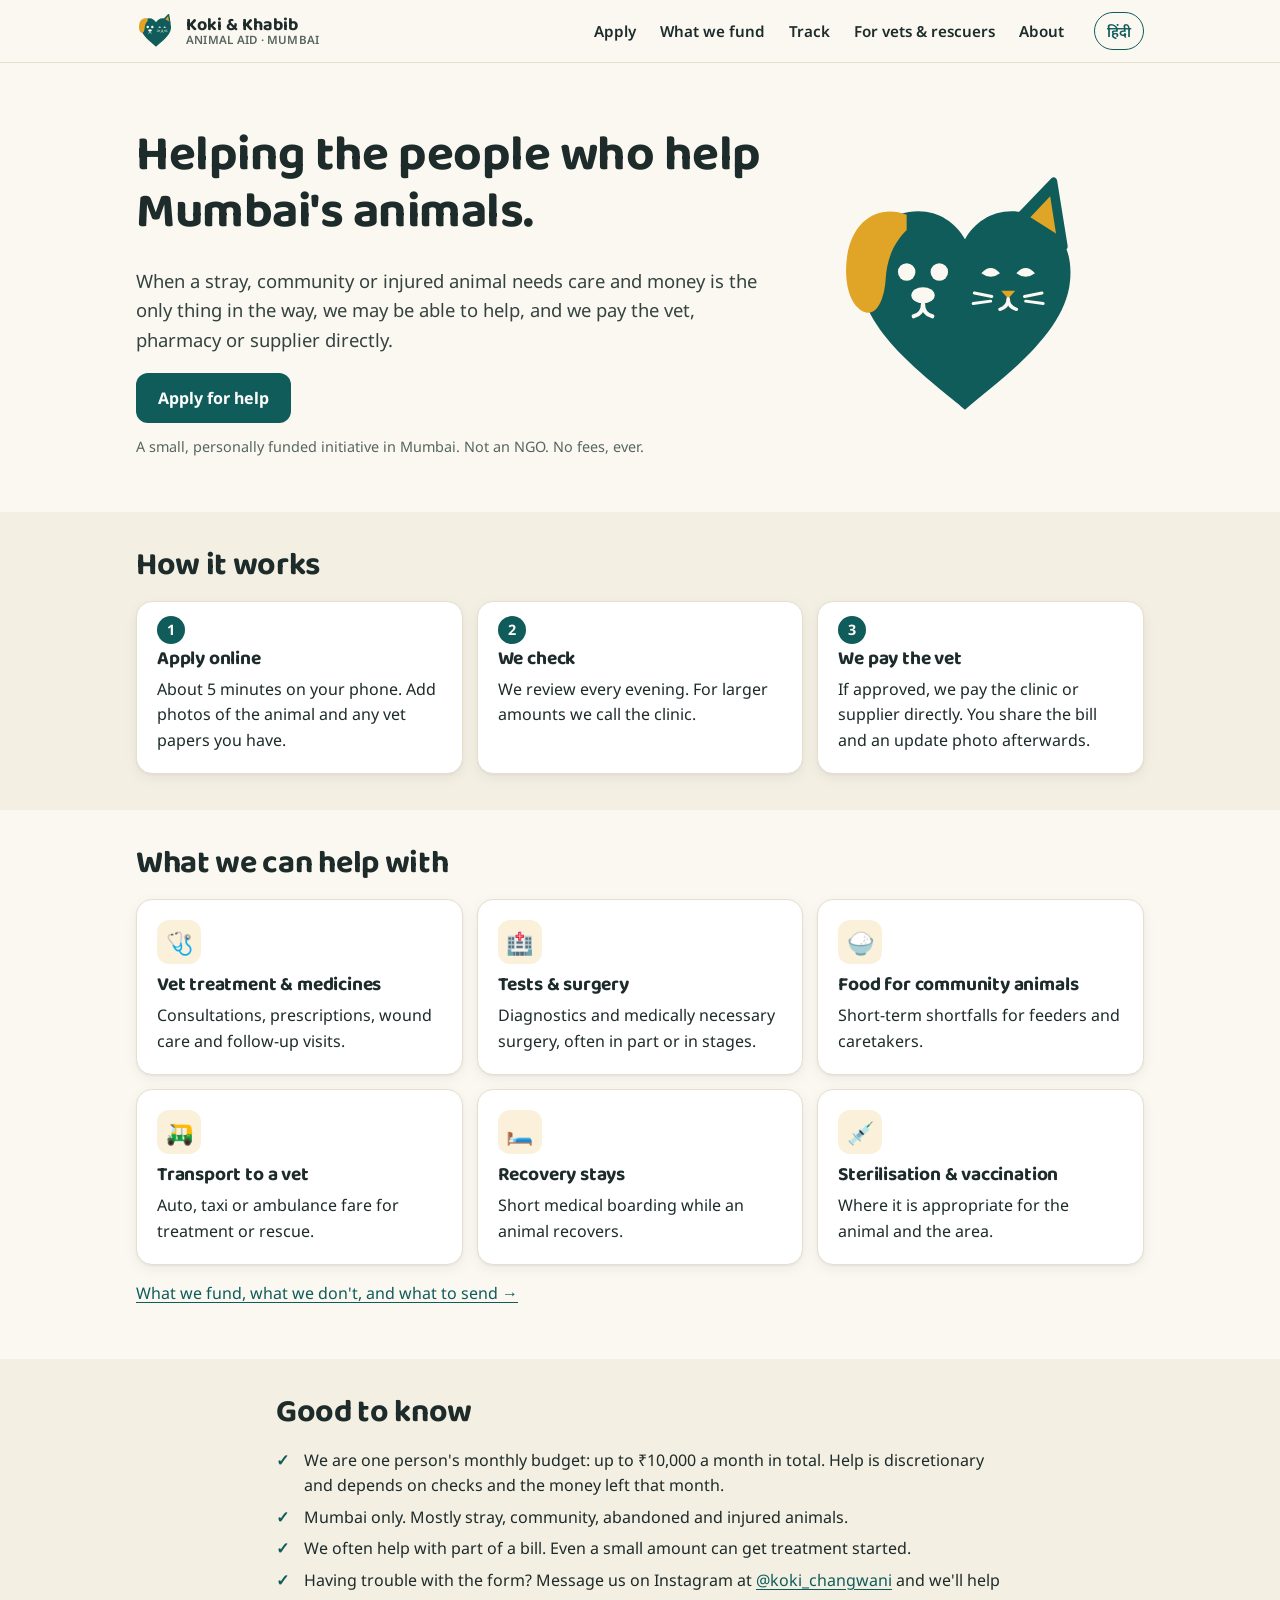
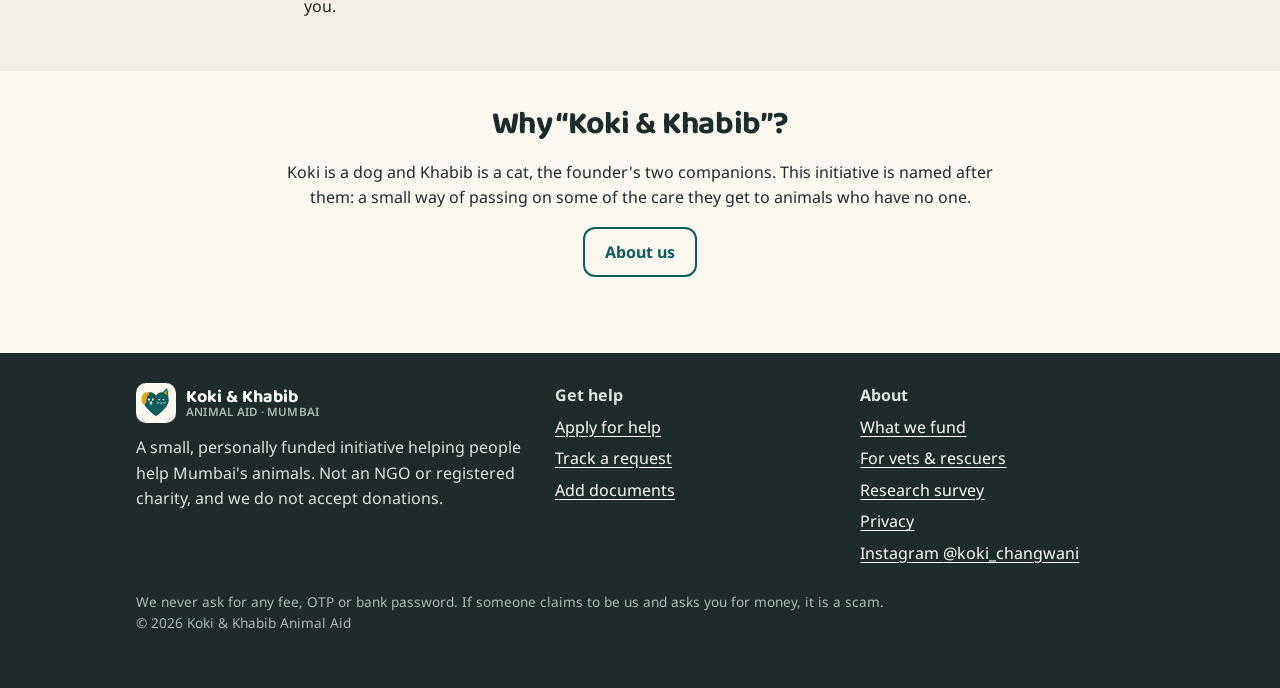
<file: index.html>
<!doctype html>
<html lang="en">
<head>
<meta charset="utf-8">
<meta name="viewport" content="width=device-width, initial-scale=1">
<title>Koki &amp; Khabib Animal Aid: help for the people who help Mumbai's animals</title>
<meta name="description" content="A small, personally funded initiative that helps people in Mumbai pay for care for stray, community and injured animals. We pay the vet or supplier directly.">
<meta name="theme-color" content="#0F5C5A">
<link rel="canonical" href="https://kokiandkhabib.github.io/">
<link rel="icon" href="assets/img/logo-mark.svg" type="image/svg+xml">
<link rel="icon" href="assets/img/favicon-64.png" type="image/png" sizes="64x64">
<link rel="apple-touch-icon" href="assets/img/apple-touch-icon.png">
<meta property="og:type" content="website">
<meta property="og:title" content="Koki &amp; Khabib Animal Aid">
<meta property="og:description" content="A small, personally funded initiative that helps people in Mumbai pay for care for stray, community and injured animals. We pay the vet or supplier directly.">
<meta property="og:image" content="https://kokiandkhabib.github.io/assets/img/og-image.png">
<meta property="og:url" content="https://kokiandkhabib.github.io/">
<meta name="twitter:card" content="summary_large_image">
<link rel="preconnect" href="https://fonts.googleapis.com">
<link rel="preconnect" href="https://fonts.gstatic.com" crossorigin>
<link rel="stylesheet" href="https://fonts.googleapis.com/css2?family=Baloo+2:wght@600;700&family=Noto+Sans:wght@400;600;700&family=Noto+Sans+Devanagari:wght@400;600;700&display=swap">
<link rel="stylesheet" href="assets/css/site.css?v=1.0.0">
<script>try{var l=new URLSearchParams(location.search).get('lang')||localStorage.getItem('kk_lang');if(l==='hi')document.documentElement.lang='hi'}catch(e){}</script>
</head>
<body>
<a class="skip" href="#main"><span data-l="en">Skip to content</span><span data-l="hi">सामग्री पर जाएँ</span></a>
<header class="site-head">
  <div class="wrap">
    <a class="logo" href="index.html"><img src="assets/img/logo-mark.svg" alt="" width="40" height="40"><span>Koki &amp; Khabib<small>ANIMAL AID · MUMBAI</small></span></a>
    <nav class="nav" aria-label="Main"><a href="apply.html"><span data-l="en">Apply</span><span data-l="hi">आवेदन</span></a><a href="eligibility.html"><span data-l="en">What we fund</span><span data-l="hi">हम क्या देते हैं</span></a><a href="track.html"><span data-l="en">Track</span><span data-l="hi">स्थिति</span></a><a href="partners.html"><span data-l="en">For vets &amp; rescuers</span><span data-l="hi">डॉक्टर और रेस्क्यूअर</span></a><a href="about.html"><span data-l="en">About</span><span data-l="hi">हमारे बारे में</span></a></nav>
    <div class="head-actions">
      <button class="lang-btn" type="button" data-lang-btn>हिंदी</button>
      <button class="menu-btn" type="button" aria-expanded="false" aria-controls="mnav" aria-label="Menu"><span></span><span></span><span></span></button>
    </div>
  </div>
  <nav class="mobile-nav" id="mnav" aria-label="Menu"><a href="index.html"><span data-l="en">Home</span><span data-l="hi">होम</span></a><a href="apply.html"><span data-l="en">Apply</span><span data-l="hi">आवेदन</span></a><a href="eligibility.html"><span data-l="en">What we fund</span><span data-l="hi">हम क्या देते हैं</span></a><a href="track.html"><span data-l="en">Track</span><span data-l="hi">स्थिति</span></a><a href="partners.html"><span data-l="en">For vets &amp; rescuers</span><span data-l="hi">डॉक्टर और रेस्क्यूअर</span></a><a href="about.html"><span data-l="en">About</span><span data-l="hi">हमारे बारे में</span></a><a href="followup.html"><span data-l="en">Add documents</span><span data-l="hi">दस्तावेज़ जोड़ें</span></a><a href="survey.html"><span data-l="en">Research survey</span><span data-l="hi">रिसर्च सर्वे</span></a><a href="privacy.html"><span data-l="en">Privacy</span><span data-l="hi">प्राइवेसी</span></a></nav>
</header>
<main id="main">
<section class="hero">
  <div class="wrap">
    <img class="hero-mark" src="assets/img/logo-mark.svg" alt="Koki the dog and Khabib the cat forming a heart" width="280" height="280">
    <div>
      <div data-status class="status unknown"></div>
      <h1><span data-l="en">Helping the people who help Mumbai's animals.</span><span data-l="hi">मुंबई के जानवरों की मदद करने वालों की मदद।</span></h1>
      <p class="lead"><span data-l="en">When a stray, community or injured animal needs care and money is the only thing in the way, we may be able to help, and we pay the vet, pharmacy or supplier directly.</span><span data-l="hi">जब किसी आवारा, सामुदायिक या घायल जानवर को देखभाल चाहिए और रास्ते में केवल पैसा रुकावट हो, तो हम मदद कर सकते हैं, और भुगतान सीधे डॉक्टर, फ़ार्मेसी या सप्लायर को करते हैं।</span></p>
      <div class="notice hidden" data-notice style="margin-bottom:14px"></div>
      <div class="btn-row">
        <a class="btn btn-primary" href="apply.html"><span data-l="en">Apply for help</span><span data-l="hi">मदद के लिए आवेदन करें</span></a>
      </div>
      <p class="small muted" style="margin-top:12px"><span data-l="en">A small, personally funded initiative in Mumbai. Not an NGO. No fees, ever.</span><span data-l="hi">मुंबई की एक छोटी, निजी रूप से चलने वाली पहल। कोई NGO नहीं। कभी कोई फ़ीस नहीं।</span></p>
    </div>
  </div>
</section>

<section class="section alt">
  <div class="wrap">
    <h2><span data-l="en">How it works</span><span data-l="hi">यह कैसे काम करता है</span></h2>
    <div class="steps">
      <div class="card"><h3><span data-l="en">Apply online</span><span data-l="hi">ऑनलाइन आवेदन करें</span></h3><p><span data-l="en">About 5 minutes on your phone. Add photos of the animal and any vet papers you have.</span><span data-l="hi">फ़ोन पर लगभग 5 मिनट। जानवर की फ़ोटो और डॉक्टर के जो भी काग़ज़ हों, जोड़ें।</span></p></div>
      <div class="card"><h3><span data-l="en">We check</span><span data-l="hi">हम जाँच करते हैं</span></h3><p><span data-l="en">We review every evening. For larger amounts we call the clinic.</span><span data-l="hi">हम हर शाम समीक्षा करते हैं। बड़ी राशि के लिए हम क्लिनिक को फ़ोन करते हैं।</span></p></div>
      <div class="card"><h3><span data-l="en">We pay the vet</span><span data-l="hi">हम डॉक्टर को भुगतान करते हैं</span></h3><p><span data-l="en">If approved, we pay the clinic or supplier directly. You share the bill and an update photo afterwards.</span><span data-l="hi">मंज़ूरी मिलने पर हम सीधे क्लिनिक या सप्लायर को भुगतान करते हैं। बाद में आप बिल और अपडेट फ़ोटो भेजते हैं।</span></p></div>
    </div>
  </div>
</section>

<section class="section">
  <div class="wrap">
    <h2><span data-l="en">What we can help with</span><span data-l="hi">हम किसमें मदद कर सकते हैं</span></h2>
    <div class="cards three">
      <div class="card"><div class="icon" aria-hidden="true">🩺</div><h3><span data-l="en">Vet treatment &amp; medicines</span><span data-l="hi">इलाज और दवाइयाँ</span></h3><p><span data-l="en">Consultations, prescriptions, wound care and follow-up visits.</span><span data-l="hi">डॉक्टर की फ़ीस, दवाइयाँ, घाव की देखभाल और आगे की जाँच।</span></p></div>
      <div class="card"><div class="icon" aria-hidden="true">🏥</div><h3><span data-l="en">Tests &amp; surgery</span><span data-l="hi">जाँच और ऑपरेशन</span></h3><p><span data-l="en">Diagnostics and medically necessary surgery, often in part or in stages.</span><span data-l="hi">जाँच और इलाज के लिए ज़रूरी ऑपरेशन, अक्सर आंशिक रूप से या किस्तों में।</span></p></div>
      <div class="card"><div class="icon" aria-hidden="true">🍚</div><h3><span data-l="en">Food for community animals</span><span data-l="hi">सामुदायिक जानवरों के लिए खाना</span></h3><p><span data-l="en">Short-term shortfalls for feeders and caretakers.</span><span data-l="hi">फ़ीडर और देखभाल करने वालों की कुछ समय की कमी।</span></p></div>
      <div class="card"><div class="icon" aria-hidden="true">🛺</div><h3><span data-l="en">Transport to a vet</span><span data-l="hi">डॉक्टर तक ले जाना</span></h3><p><span data-l="en">Auto, taxi or ambulance fare for treatment or rescue.</span><span data-l="hi">इलाज या रेस्क्यू के लिए ऑटो, टैक्सी या एम्बुलेंस का किराया।</span></p></div>
      <div class="card"><div class="icon" aria-hidden="true">🛏️</div><h3><span data-l="en">Recovery stays</span><span data-l="hi">रिकवरी के दौरान रखना</span></h3><p><span data-l="en">Short medical boarding while an animal recovers.</span><span data-l="hi">जानवर के ठीक होने तक कुछ समय के लिए रखने का खर्च।</span></p></div>
      <div class="card"><div class="icon" aria-hidden="true">💉</div><h3><span data-l="en">Sterilisation &amp; vaccination</span><span data-l="hi">नसबंदी और टीकाकरण</span></h3><p><span data-l="en">Where it is appropriate for the animal and the area.</span><span data-l="hi">जहाँ जानवर और इलाके के लिए उचित हो।</span></p></div>
    </div>
    <p style="margin-top:16px"><a href="eligibility.html"><span data-l="en">What we fund, what we don't, and what to send →</span><span data-l="hi">हम क्या देते हैं, क्या नहीं, और क्या भेजना है →</span></a></p>
  </div>
</section>

<section class="section alt">
  <div class="wrap narrow">
    <h2><span data-l="en">Good to know</span><span data-l="hi">ज़रूरी बातें</span></h2>
    <ul class="check-list">
      <li><span data-l="en">We are one person's monthly budget: up to ₹10,000 a month in total. Help is discretionary and depends on checks and the money left that month.</span><span data-l="hi">हम एक व्यक्ति का मासिक बजट हैं: कुल मिलाकर हर महीने ₹10,000 तक। मदद विवेक पर निर्भर है और जाँच व उस महीने बची राशि पर निर्भर करती है।</span></li>
      <li><span data-l="en">Mumbai only. Mostly stray, community, abandoned and injured animals.</span><span data-l="hi">केवल मुंबई। ज़्यादातर आवारा, सामुदायिक, छोड़े गए और घायल जानवर।</span></li>
      <li><span data-l="en">We often help with part of a bill. Even a small amount can get treatment started.</span><span data-l="hi">हम अक्सर बिल के एक हिस्से में मदद करते हैं। थोड़ी-सी राशि से भी इलाज शुरू हो सकता है।</span></li>
      <li><span data-l="en">Having trouble with the form? Message us on Instagram at <a data-ig href="https://instagram.com/koki_changwani" rel="noopener"><span data-ig-text>@koki_changwani</span></a> and we'll help you.</span><span data-l="hi">फ़ॉर्म भरने में दिक़्क़त हो रही है? हमें Instagram पर <a data-ig href="https://instagram.com/koki_changwani" rel="noopener"><span data-ig-text>@koki_changwani</span></a> संदेश भेजें, हम आपकी मदद करेंगे।</span></li>
    </ul>
  </div>
</section>

<section class="section">
  <div class="wrap narrow center">
    <h2><span data-l="en">Why “Koki &amp; Khabib”?</span><span data-l="hi">“Koki &amp; Khabib” क्यों?</span></h2>
    <p><span data-l="en">Koki is a dog and Khabib is a cat, the founder's two companions. This initiative is named after them: a small way of passing on some of the care they get to animals who have no one.</span><span data-l="hi">Koki एक कुत्ता है और Khabib एक बिल्ली, संस्थापक के दो साथी। यह पहल उन्हीं के नाम पर है: उन्हें मिलने वाली देखभाल का थोड़ा-सा हिस्सा उन जानवरों तक पहुँचाने का एक छोटा-सा तरीका, जिनका कोई नहीं है।</span></p>
    <a class="btn btn-ghost" href="about.html"><span data-l="en">About us</span><span data-l="hi">हमारे बारे में</span></a>
  </div>
</section>
</main>
<footer class="site-foot">
  <div class="wrap">
    <div class="cols">
      <div>
        <a class="logo" href="index.html" style="color:#fff"><img src="assets/img/logo-mark.svg" alt="" width="40" height="40" style="background:#fbf8f2;border-radius:10px;padding:3px"><span>Koki &amp; Khabib<small style="color:#a9bbb6">ANIMAL AID · MUMBAI</small></span></a>
        <p style="margin-top:12px"><span data-l="en">A small, personally funded initiative helping people help Mumbai's animals. Not an NGO or registered charity, and we do not accept donations.</span><span data-l="hi">एक छोटी, निजी रूप से चलने वाली पहल जो मुंबई के जानवरों की मदद करने वालों की मदद करती है। यह कोई NGO या पंजीकृत चैरिटी नहीं है, और हम दान स्वीकार नहीं करते।</span></p>
      </div>
      <div><b><span data-l="en">Get help</span><span data-l="hi">मदद पाएँ</span></b><ul>
        <li><a href="apply.html"><span data-l="en">Apply for help</span><span data-l="hi">मदद के लिए आवेदन</span></a></li>
        <li><a href="track.html"><span data-l="en">Track a request</span><span data-l="hi">अनुरोध की स्थिति</span></a></li><li><a href="followup.html"><span data-l="en">Add documents</span><span data-l="hi">दस्तावेज़ जोड़ें</span></a></li></ul></div>
      <div><b><span data-l="en">About</span><span data-l="hi">जानकारी</span></b><ul>
        <li><a href="eligibility.html"><span data-l="en">What we fund</span><span data-l="hi">हम क्या देते हैं</span></a></li><li><a href="partners.html"><span data-l="en">For vets &amp; rescuers</span><span data-l="hi">डॉक्टर और रेस्क्यूअर के लिए</span></a></li>
        <li><a href="survey.html"><span data-l="en">Research survey</span><span data-l="hi">रिसर्च सर्वे</span></a></li><li><a href="privacy.html"><span data-l="en">Privacy</span><span data-l="hi">प्राइवेसी</span></a></li>
        <li><a data-ig href="https://instagram.com/koki_changwani" rel="noopener">Instagram <span data-ig-text>@koki_changwani</span></a></li></ul></div>
    </div>
    <p class="fine"><span data-l="en">We never ask for any fee, OTP or bank password. If someone claims to be us and asks you for money, it is a scam.</span><span data-l="hi">हम कभी कोई फ़ीस, OTP या बैंक पासवर्ड नहीं माँगते। अगर कोई हमारा नाम लेकर पैसे माँगे, तो वह धोखा है।</span><br>© <span data-year>2026</span> Koki &amp; Khabib Animal Aid</p>
  </div>
</footer>
<script src="assets/js/config.js?v=1.0.0"></script>
<script src="assets/js/kk.js?v=1.0.0"></script>

</body>
</html>
</file>
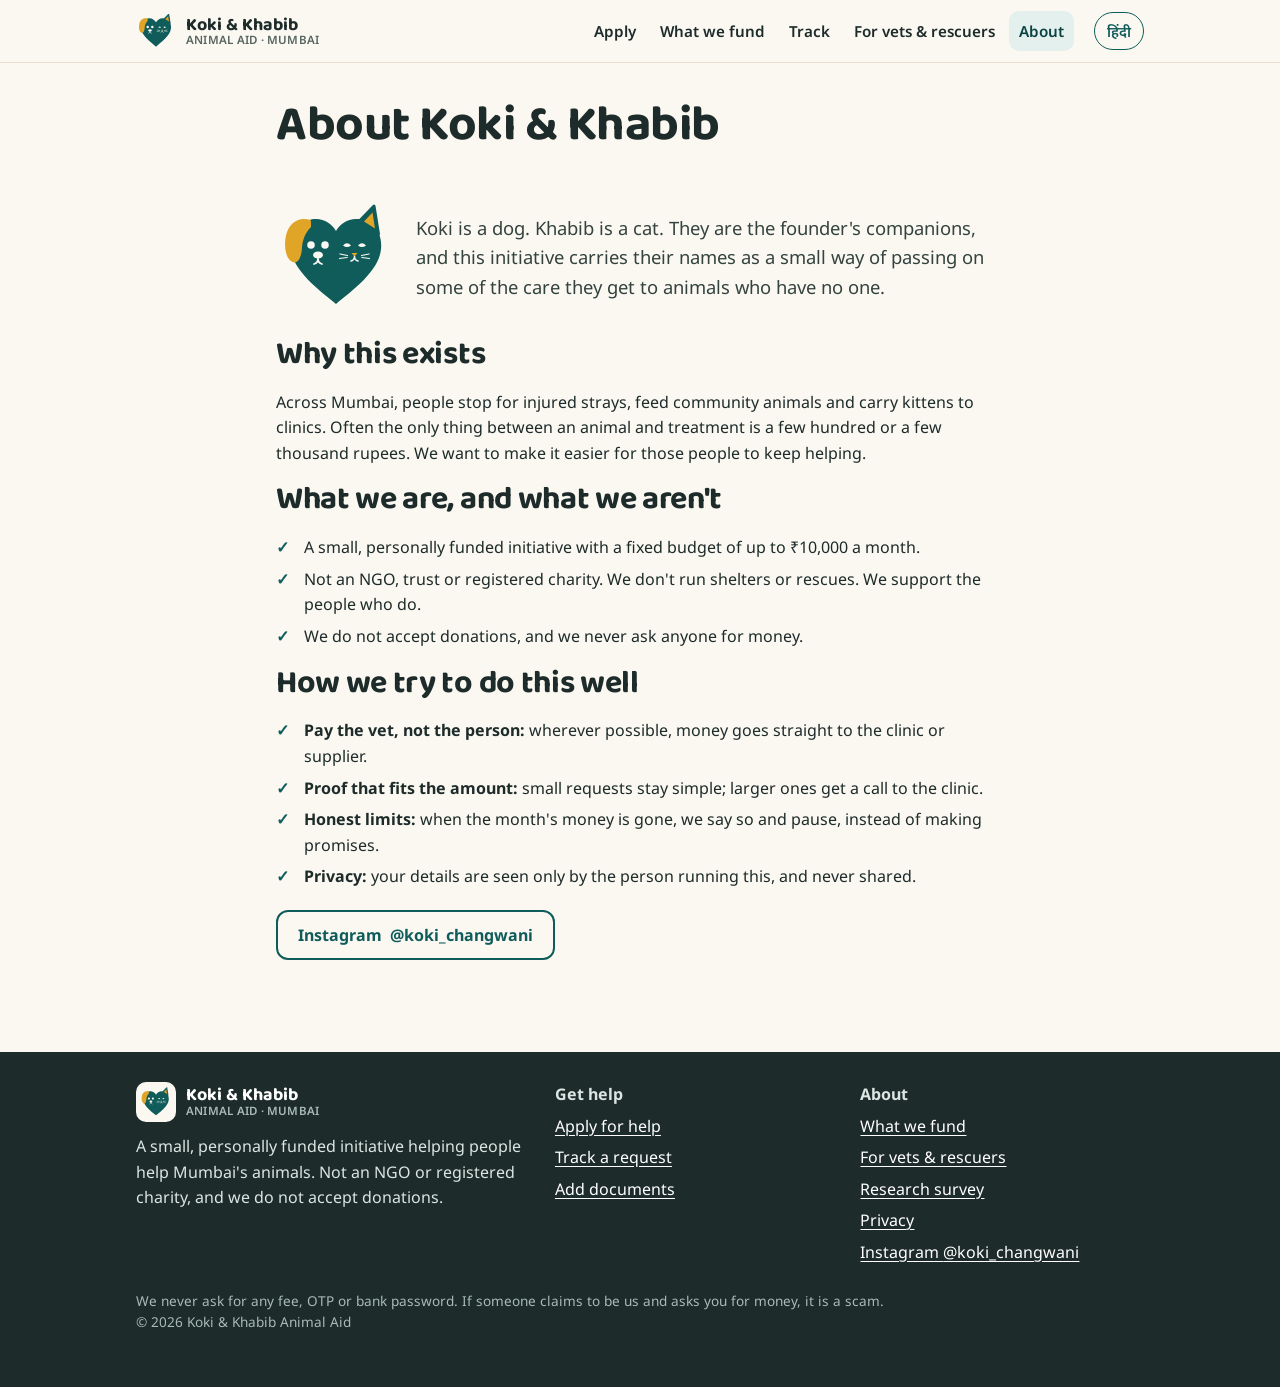
<file: about.html>
<!doctype html>
<html lang="en">
<head>
<meta charset="utf-8">
<meta name="viewport" content="width=device-width, initial-scale=1">
<title>About · Koki &amp; Khabib Animal Aid</title>
<meta name="description" content="Koki &amp; Khabib Animal Aid is a small, personally funded initiative in Mumbai named after a dog and a cat.">
<meta name="theme-color" content="#0F5C5A">
<link rel="canonical" href="https://kokiandkhabib.github.io/about.html">
<link rel="icon" href="assets/img/logo-mark.svg" type="image/svg+xml">
<link rel="icon" href="assets/img/favicon-64.png" type="image/png" sizes="64x64">
<link rel="apple-touch-icon" href="assets/img/apple-touch-icon.png">
<meta property="og:type" content="website">
<meta property="og:title" content="About">
<meta property="og:description" content="Koki &amp; Khabib Animal Aid is a small, personally funded initiative in Mumbai named after a dog and a cat.">
<meta property="og:image" content="https://kokiandkhabib.github.io/assets/img/og-image.png">
<meta property="og:url" content="https://kokiandkhabib.github.io/about.html">
<meta name="twitter:card" content="summary_large_image">
<link rel="preconnect" href="https://fonts.googleapis.com">
<link rel="preconnect" href="https://fonts.gstatic.com" crossorigin>
<link rel="stylesheet" href="https://fonts.googleapis.com/css2?family=Baloo+2:wght@600;700&family=Noto+Sans:wght@400;600;700&family=Noto+Sans+Devanagari:wght@400;600;700&display=swap">
<link rel="stylesheet" href="assets/css/site.css?v=1.0.0">
<script>try{var l=new URLSearchParams(location.search).get('lang')||localStorage.getItem('kk_lang');if(l==='hi')document.documentElement.lang='hi'}catch(e){}</script>
</head>
<body>
<a class="skip" href="#main"><span data-l="en">Skip to content</span><span data-l="hi">सामग्री पर जाएँ</span></a>
<header class="site-head">
  <div class="wrap">
    <a class="logo" href="index.html"><img src="assets/img/logo-mark.svg" alt="" width="40" height="40"><span>Koki &amp; Khabib<small>ANIMAL AID · MUMBAI</small></span></a>
    <nav class="nav" aria-label="Main"><a href="apply.html"><span data-l="en">Apply</span><span data-l="hi">आवेदन</span></a><a href="eligibility.html"><span data-l="en">What we fund</span><span data-l="hi">हम क्या देते हैं</span></a><a href="track.html"><span data-l="en">Track</span><span data-l="hi">स्थिति</span></a><a href="partners.html"><span data-l="en">For vets &amp; rescuers</span><span data-l="hi">डॉक्टर और रेस्क्यूअर</span></a><a href="about.html"><span data-l="en">About</span><span data-l="hi">हमारे बारे में</span></a></nav>
    <div class="head-actions">
      <button class="lang-btn" type="button" data-lang-btn>हिंदी</button>
      <button class="menu-btn" type="button" aria-expanded="false" aria-controls="mnav" aria-label="Menu"><span></span><span></span><span></span></button>
    </div>
  </div>
  <nav class="mobile-nav" id="mnav" aria-label="Menu"><a href="index.html"><span data-l="en">Home</span><span data-l="hi">होम</span></a><a href="apply.html"><span data-l="en">Apply</span><span data-l="hi">आवेदन</span></a><a href="eligibility.html"><span data-l="en">What we fund</span><span data-l="hi">हम क्या देते हैं</span></a><a href="track.html"><span data-l="en">Track</span><span data-l="hi">स्थिति</span></a><a href="partners.html"><span data-l="en">For vets &amp; rescuers</span><span data-l="hi">डॉक्टर और रेस्क्यूअर</span></a><a href="about.html"><span data-l="en">About</span><span data-l="hi">हमारे बारे में</span></a><a href="followup.html"><span data-l="en">Add documents</span><span data-l="hi">दस्तावेज़ जोड़ें</span></a><a href="survey.html"><span data-l="en">Research survey</span><span data-l="hi">रिसर्च सर्वे</span></a><a href="privacy.html"><span data-l="en">Privacy</span><span data-l="hi">प्राइवेसी</span></a></nav>
</header>
<main id="main">
<section class="page-head">
  <div class="wrap narrow">
    <h1><span data-l="en">About Koki &amp; Khabib</span><span data-l="hi">Koki &amp; Khabib के बारे में</span></h1>
  </div>
</section>
<section class="section" style="padding-top:8px">
  <div class="wrap narrow">
    <div style="display:flex;gap:20px;align-items:center;flex-wrap:wrap;margin-bottom:20px">
      <img src="assets/img/logo-mark.svg" alt="" width="120" height="120">
      <p class="lead" style="flex:1;min-width:240px;margin:0"><span data-l="en">Koki is a dog. Khabib is a cat. They are the founder's companions, and this initiative carries their names as a small way of passing on some of the care they get to animals who have no one.</span><span data-l="hi">Koki एक कुत्ता है। Khabib एक बिल्ली है। वे संस्थापक के साथी हैं, और यह पहल उनका नाम लेकर, उन्हें मिलने वाली देखभाल का थोड़ा-सा हिस्सा उन जानवरों तक पहुँचाने का एक छोटा-सा तरीका है जिनका कोई नहीं है।</span></p>
    </div>
    <h2><span data-l="en">Why this exists</span><span data-l="hi">यह क्यों है</span></h2>
    <p><span data-l="en">Across Mumbai, people stop for injured strays, feed community animals and carry kittens to clinics. Often the only thing between an animal and treatment is a few hundred or a few thousand rupees. We want to make it easier for those people to keep helping.</span><span data-l="hi">पूरे मुंबई में लोग घायल आवारा जानवरों के लिए रुकते हैं, सामुदायिक जानवरों को खाना खिलाते हैं और बिल्ली के बच्चों को क्लिनिक ले जाते हैं। अक्सर जानवर और इलाज के बीच केवल कुछ सौ या कुछ हज़ार रुपये होते हैं। हम ऐसे लोगों के लिए मदद करते रहना आसान बनाना चाहते हैं।</span></p>
    <h2><span data-l="en">What we are, and what we aren't</span><span data-l="hi">हम क्या हैं, और क्या नहीं</span></h2>
    <ul class="check-list">
      <li><span data-l="en">A small, personally funded initiative with a fixed budget of up to ₹10,000 a month.</span><span data-l="hi">एक छोटी, निजी रूप से चलने वाली पहल, जिसका तय बजट हर महीने ₹10,000 तक है।</span></li>
      <li><span data-l="en">Not an NGO, trust or registered charity. We don't run shelters or rescues. We support the people who do.</span><span data-l="hi">कोई NGO, ट्रस्ट या पंजीकृत चैरिटी नहीं। हम शेल्टर या रेस्क्यू नहीं चलाते। जो चलाते हैं, उनकी मदद करते हैं।</span></li>
      <li><span data-l="en">We do not accept donations, and we never ask anyone for money.</span><span data-l="hi">हम दान स्वीकार नहीं करते, और कभी किसी से पैसे नहीं माँगते।</span></li>
    </ul>
    <h2><span data-l="en">How we try to do this well</span><span data-l="hi">हम इसे अच्छे से करने की कोशिश कैसे करते हैं</span></h2>
    <ul class="check-list">
      <li><span data-l="en"><b>Pay the vet, not the person:</b> wherever possible, money goes straight to the clinic or supplier.</span><span data-l="hi"><b>व्यक्ति को नहीं, डॉक्टर को भुगतान:</b> जहाँ तक संभव हो, पैसा सीधे क्लिनिक या सप्लायर को जाता है।</span></li>
      <li><span data-l="en"><b>Proof that fits the amount:</b> small requests stay simple; larger ones get a call to the clinic.</span><span data-l="hi"><b>राशि के हिसाब से सबूत:</b> छोटे अनुरोध आसान रहते हैं; बड़े अनुरोधों में क्लिनिक को फ़ोन किया जाता है।</span></li>
      <li><span data-l="en"><b>Honest limits:</b> when the month's money is gone, we say so and pause, instead of making promises.</span><span data-l="hi"><b>ईमानदार सीमाएँ:</b> महीने का पैसा ख़त्म होने पर हम साफ़ बताकर रुक जाते हैं, वादे नहीं करते।</span></li>
      <li><span data-l="en"><b>Privacy:</b> your details are seen only by the person running this, and never shared.</span><span data-l="hi"><b>प्राइवेसी:</b> आपकी जानकारी केवल इसे चलाने वाला व्यक्ति देखता है, और कभी साझा नहीं की जाती।</span></li>
    </ul>
    <p style="margin-top:20px"><a data-ig class="btn btn-ghost" href="https://instagram.com/koki_changwani" rel="noopener">Instagram <span data-ig-text>@koki_changwani</span></a></p>
  </div>
</section>
</main>
<footer class="site-foot">
  <div class="wrap">
    <div class="cols">
      <div>
        <a class="logo" href="index.html" style="color:#fff"><img src="assets/img/logo-mark.svg" alt="" width="40" height="40" style="background:#fbf8f2;border-radius:10px;padding:3px"><span>Koki &amp; Khabib<small style="color:#a9bbb6">ANIMAL AID · MUMBAI</small></span></a>
        <p style="margin-top:12px"><span data-l="en">A small, personally funded initiative helping people help Mumbai's animals. Not an NGO or registered charity, and we do not accept donations.</span><span data-l="hi">एक छोटी, निजी रूप से चलने वाली पहल जो मुंबई के जानवरों की मदद करने वालों की मदद करती है। यह कोई NGO या पंजीकृत चैरिटी नहीं है, और हम दान स्वीकार नहीं करते।</span></p>
      </div>
      <div><b><span data-l="en">Get help</span><span data-l="hi">मदद पाएँ</span></b><ul>
        <li><a href="apply.html"><span data-l="en">Apply for help</span><span data-l="hi">मदद के लिए आवेदन</span></a></li>
        <li><a href="track.html"><span data-l="en">Track a request</span><span data-l="hi">अनुरोध की स्थिति</span></a></li><li><a href="followup.html"><span data-l="en">Add documents</span><span data-l="hi">दस्तावेज़ जोड़ें</span></a></li></ul></div>
      <div><b><span data-l="en">About</span><span data-l="hi">जानकारी</span></b><ul>
        <li><a href="eligibility.html"><span data-l="en">What we fund</span><span data-l="hi">हम क्या देते हैं</span></a></li><li><a href="partners.html"><span data-l="en">For vets &amp; rescuers</span><span data-l="hi">डॉक्टर और रेस्क्यूअर के लिए</span></a></li>
        <li><a href="survey.html"><span data-l="en">Research survey</span><span data-l="hi">रिसर्च सर्वे</span></a></li><li><a href="privacy.html"><span data-l="en">Privacy</span><span data-l="hi">प्राइवेसी</span></a></li>
        <li><a data-ig href="https://instagram.com/koki_changwani" rel="noopener">Instagram <span data-ig-text>@koki_changwani</span></a></li></ul></div>
    </div>
    <p class="fine"><span data-l="en">We never ask for any fee, OTP or bank password. If someone claims to be us and asks you for money, it is a scam.</span><span data-l="hi">हम कभी कोई फ़ीस, OTP या बैंक पासवर्ड नहीं माँगते। अगर कोई हमारा नाम लेकर पैसे माँगे, तो वह धोखा है।</span><br>© <span data-year>2026</span> Koki &amp; Khabib Animal Aid</p>
  </div>
</footer>
<script src="assets/js/config.js?v=1.0.0"></script>
<script src="assets/js/kk.js?v=1.0.0"></script>

</body>
</html>
</file>
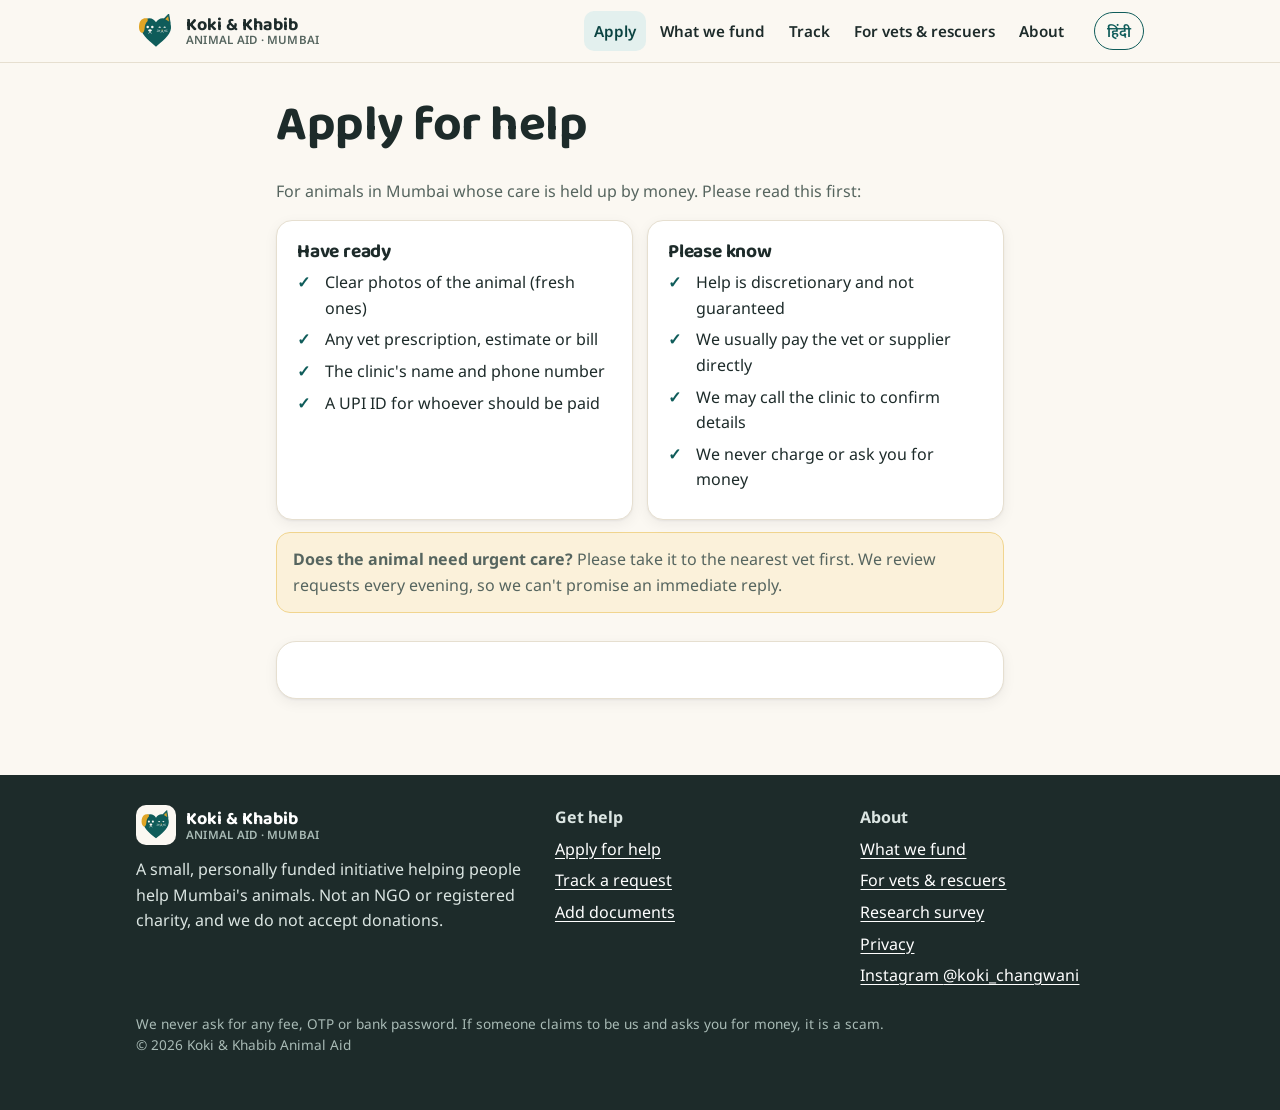
<file: apply.html>
<!doctype html>
<html lang="en">
<head>
<meta charset="utf-8">
<meta name="viewport" content="width=device-width, initial-scale=1">
<title>Apply for help · Koki &amp; Khabib Animal Aid</title>
<meta name="description" content="Apply for help with vet treatment, medicines, food or transport for a stray, community or injured animal in Mumbai.">
<meta name="theme-color" content="#0F5C5A">
<link rel="canonical" href="https://kokiandkhabib.github.io/apply.html">
<link rel="icon" href="assets/img/logo-mark.svg" type="image/svg+xml">
<link rel="icon" href="assets/img/favicon-64.png" type="image/png" sizes="64x64">
<link rel="apple-touch-icon" href="assets/img/apple-touch-icon.png">
<meta property="og:type" content="website">
<meta property="og:title" content="Apply for help">
<meta property="og:description" content="Apply for help with vet treatment, medicines, food or transport for a stray, community or injured animal in Mumbai.">
<meta property="og:image" content="https://kokiandkhabib.github.io/assets/img/og-image.png">
<meta property="og:url" content="https://kokiandkhabib.github.io/apply.html">
<meta name="twitter:card" content="summary_large_image">
<link rel="preconnect" href="https://fonts.googleapis.com">
<link rel="preconnect" href="https://fonts.gstatic.com" crossorigin>
<link rel="stylesheet" href="https://fonts.googleapis.com/css2?family=Baloo+2:wght@600;700&family=Noto+Sans:wght@400;600;700&family=Noto+Sans+Devanagari:wght@400;600;700&display=swap">
<link rel="stylesheet" href="assets/css/site.css?v=1.0.0">
<script>try{var l=new URLSearchParams(location.search).get('lang')||localStorage.getItem('kk_lang');if(l==='hi')document.documentElement.lang='hi'}catch(e){}</script>
</head>
<body>
<a class="skip" href="#main"><span data-l="en">Skip to content</span><span data-l="hi">सामग्री पर जाएँ</span></a>
<header class="site-head">
  <div class="wrap">
    <a class="logo" href="index.html"><img src="assets/img/logo-mark.svg" alt="" width="40" height="40"><span>Koki &amp; Khabib<small>ANIMAL AID · MUMBAI</small></span></a>
    <nav class="nav" aria-label="Main"><a href="apply.html"><span data-l="en">Apply</span><span data-l="hi">आवेदन</span></a><a href="eligibility.html"><span data-l="en">What we fund</span><span data-l="hi">हम क्या देते हैं</span></a><a href="track.html"><span data-l="en">Track</span><span data-l="hi">स्थिति</span></a><a href="partners.html"><span data-l="en">For vets &amp; rescuers</span><span data-l="hi">डॉक्टर और रेस्क्यूअर</span></a><a href="about.html"><span data-l="en">About</span><span data-l="hi">हमारे बारे में</span></a></nav>
    <div class="head-actions">
      <button class="lang-btn" type="button" data-lang-btn>हिंदी</button>
      <button class="menu-btn" type="button" aria-expanded="false" aria-controls="mnav" aria-label="Menu"><span></span><span></span><span></span></button>
    </div>
  </div>
  <nav class="mobile-nav" id="mnav" aria-label="Menu"><a href="index.html"><span data-l="en">Home</span><span data-l="hi">होम</span></a><a href="apply.html"><span data-l="en">Apply</span><span data-l="hi">आवेदन</span></a><a href="eligibility.html"><span data-l="en">What we fund</span><span data-l="hi">हम क्या देते हैं</span></a><a href="track.html"><span data-l="en">Track</span><span data-l="hi">स्थिति</span></a><a href="partners.html"><span data-l="en">For vets &amp; rescuers</span><span data-l="hi">डॉक्टर और रेस्क्यूअर</span></a><a href="about.html"><span data-l="en">About</span><span data-l="hi">हमारे बारे में</span></a><a href="followup.html"><span data-l="en">Add documents</span><span data-l="hi">दस्तावेज़ जोड़ें</span></a><a href="survey.html"><span data-l="en">Research survey</span><span data-l="hi">रिसर्च सर्वे</span></a><a href="privacy.html"><span data-l="en">Privacy</span><span data-l="hi">प्राइवेसी</span></a></nav>
</header>
<main id="main">
<section class="page-head">
  <div class="wrap narrow">
    <div data-status class="status unknown"></div>
    <h1><span data-l="en">Apply for help</span><span data-l="hi">मदद के लिए आवेदन</span></h1>
    <p><span data-l="en">For animals in Mumbai whose care is held up by money. Please read this first:</span><span data-l="hi">मुंबई के उन जानवरों के लिए जिनकी देखभाल पैसों की वजह से रुकी है। कृपया पहले यह पढ़ें:</span></p>
    <div class="cards" style="margin-bottom:12px">
      <div class="card"><h3><span data-l="en">Have ready</span><span data-l="hi">तैयार रखें</span></h3>
        <ul class="check-list" style="margin:0">
          <li><span data-l="en">Clear photos of the animal (fresh ones)</span><span data-l="hi">जानवर की साफ़ फ़ोटो (अभी की)</span></li>
          <li><span data-l="en">Any vet prescription, estimate or bill</span><span data-l="hi">डॉक्टर का कोई पर्चा, एस्टिमेट या बिल</span></li>
          <li><span data-l="en">The clinic's name and phone number</span><span data-l="hi">क्लिनिक का नाम और फ़ोन नंबर</span></li>
          <li><span data-l="en">A UPI ID for whoever should be paid</span><span data-l="hi">जिसे भुगतान करना है, उसका UPI ID</span></li>
        </ul></div>
      <div class="card"><h3><span data-l="en">Please know</span><span data-l="hi">कृपया ध्यान दें</span></h3>
        <ul class="check-list" style="margin:0">
          <li><span data-l="en">Help is discretionary and not guaranteed</span><span data-l="hi">मदद विवेक पर निर्भर है, गारंटी नहीं</span></li>
          <li><span data-l="en">We usually pay the vet or supplier directly</span><span data-l="hi">हम आमतौर पर सीधे डॉक्टर या सप्लायर को भुगतान करते हैं</span></li>
          <li><span data-l="en">We may call the clinic to confirm details</span><span data-l="hi">हम पुष्टि के लिए क्लिनिक को फ़ोन कर सकते हैं</span></li>
          <li><span data-l="en">We never charge or ask you for money</span><span data-l="hi">हम कभी पैसे नहीं लेते या माँगते</span></li>
        </ul></div>
    </div>
    <div class="notice"><p><span data-l="en"><b>Does the animal need urgent care?</b> Please take it to the nearest vet first. We review requests every evening, so we can't promise an immediate reply.</span><span data-l="hi"><b>क्या जानवर को तुरंत इलाज चाहिए?</b> कृपया पहले उसे नज़दीकी डॉक्टर के पास ले जाएँ। हम हर शाम अनुरोधों की समीक्षा करते हैं, इसलिए तुरंत जवाब का वादा नहीं कर सकते।</span></p></div>
  </div>
</section>
<section class="section" style="padding-top:18px">
  <div class="wrap narrow">
    <div id="paused" class="notice red hidden">
      <h2 style="margin-top:0"><span data-l="en">New applications are paused</span><span data-l="hi">नए आवेदन अभी रुके हुए हैं</span></h2>
      <p><span data-l="en">This month's funds are fully committed, or we have more open requests than we can review well. This is how we keep the initiative honest and sustainable.</span><span data-l="hi">इस महीने की राशि पूरी तरह लग चुकी है, या हमारे पास इतने अनुरोध हैं जिनकी हम ठीक से समीक्षा नहीं कर सकते। इसी तरह हम इस पहल को ईमानदार और टिकाऊ रखते हैं।</span></p>
      <p data-reopen></p>
    </div>
    <div class="form-shell" id="apply-form"><noscript><p>Please turn on JavaScript to use this form. / इस फ़ॉर्म के लिए कृपया JavaScript चालू करें।</p></noscript></div>
  </div>
</section>
</main>
<footer class="site-foot">
  <div class="wrap">
    <div class="cols">
      <div>
        <a class="logo" href="index.html" style="color:#fff"><img src="assets/img/logo-mark.svg" alt="" width="40" height="40" style="background:#fbf8f2;border-radius:10px;padding:3px"><span>Koki &amp; Khabib<small style="color:#a9bbb6">ANIMAL AID · MUMBAI</small></span></a>
        <p style="margin-top:12px"><span data-l="en">A small, personally funded initiative helping people help Mumbai's animals. Not an NGO or registered charity, and we do not accept donations.</span><span data-l="hi">एक छोटी, निजी रूप से चलने वाली पहल जो मुंबई के जानवरों की मदद करने वालों की मदद करती है। यह कोई NGO या पंजीकृत चैरिटी नहीं है, और हम दान स्वीकार नहीं करते।</span></p>
      </div>
      <div><b><span data-l="en">Get help</span><span data-l="hi">मदद पाएँ</span></b><ul>
        <li><a href="apply.html"><span data-l="en">Apply for help</span><span data-l="hi">मदद के लिए आवेदन</span></a></li>
        <li><a href="track.html"><span data-l="en">Track a request</span><span data-l="hi">अनुरोध की स्थिति</span></a></li><li><a href="followup.html"><span data-l="en">Add documents</span><span data-l="hi">दस्तावेज़ जोड़ें</span></a></li></ul></div>
      <div><b><span data-l="en">About</span><span data-l="hi">जानकारी</span></b><ul>
        <li><a href="eligibility.html"><span data-l="en">What we fund</span><span data-l="hi">हम क्या देते हैं</span></a></li><li><a href="partners.html"><span data-l="en">For vets &amp; rescuers</span><span data-l="hi">डॉक्टर और रेस्क्यूअर के लिए</span></a></li>
        <li><a href="survey.html"><span data-l="en">Research survey</span><span data-l="hi">रिसर्च सर्वे</span></a></li><li><a href="privacy.html"><span data-l="en">Privacy</span><span data-l="hi">प्राइवेसी</span></a></li>
        <li><a data-ig href="https://instagram.com/koki_changwani" rel="noopener">Instagram <span data-ig-text>@koki_changwani</span></a></li></ul></div>
    </div>
    <p class="fine"><span data-l="en">We never ask for any fee, OTP or bank password. If someone claims to be us and asks you for money, it is a scam.</span><span data-l="hi">हम कभी कोई फ़ीस, OTP या बैंक पासवर्ड नहीं माँगते। अगर कोई हमारा नाम लेकर पैसे माँगे, तो वह धोखा है।</span><br>© <span data-year>2026</span> Koki &amp; Khabib Animal Aid</p>
  </div>
</footer>
<script src="assets/js/config.js?v=1.0.0"></script>
<script src="assets/js/kk.js?v=1.0.0"></script>
<script src="assets/js/media.js?v=1.0.0"></script>
<script src="assets/js/forms.js?v=1.0.0"></script>
<script src="assets/js/apply.js?v=1.0.0"></script>
<script>KK.bootApply();</script>
</body>
</html>
</file>
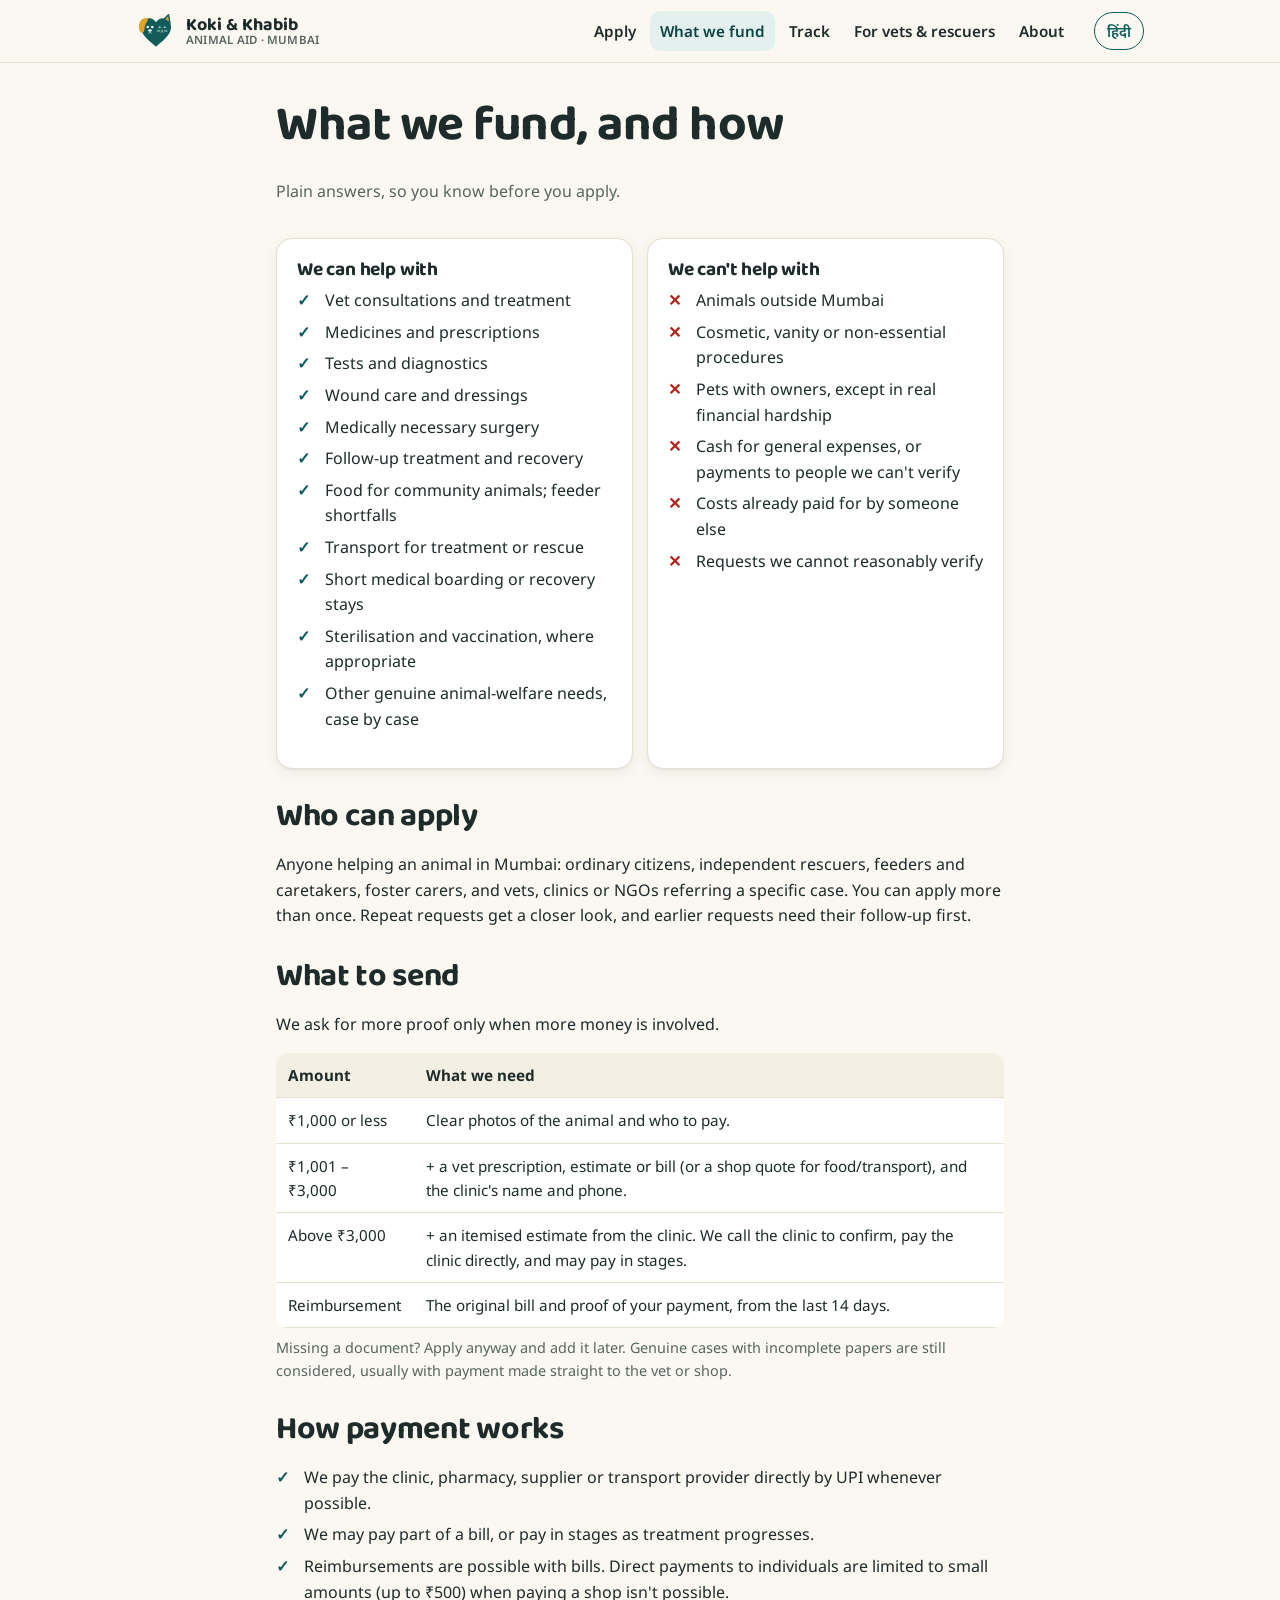
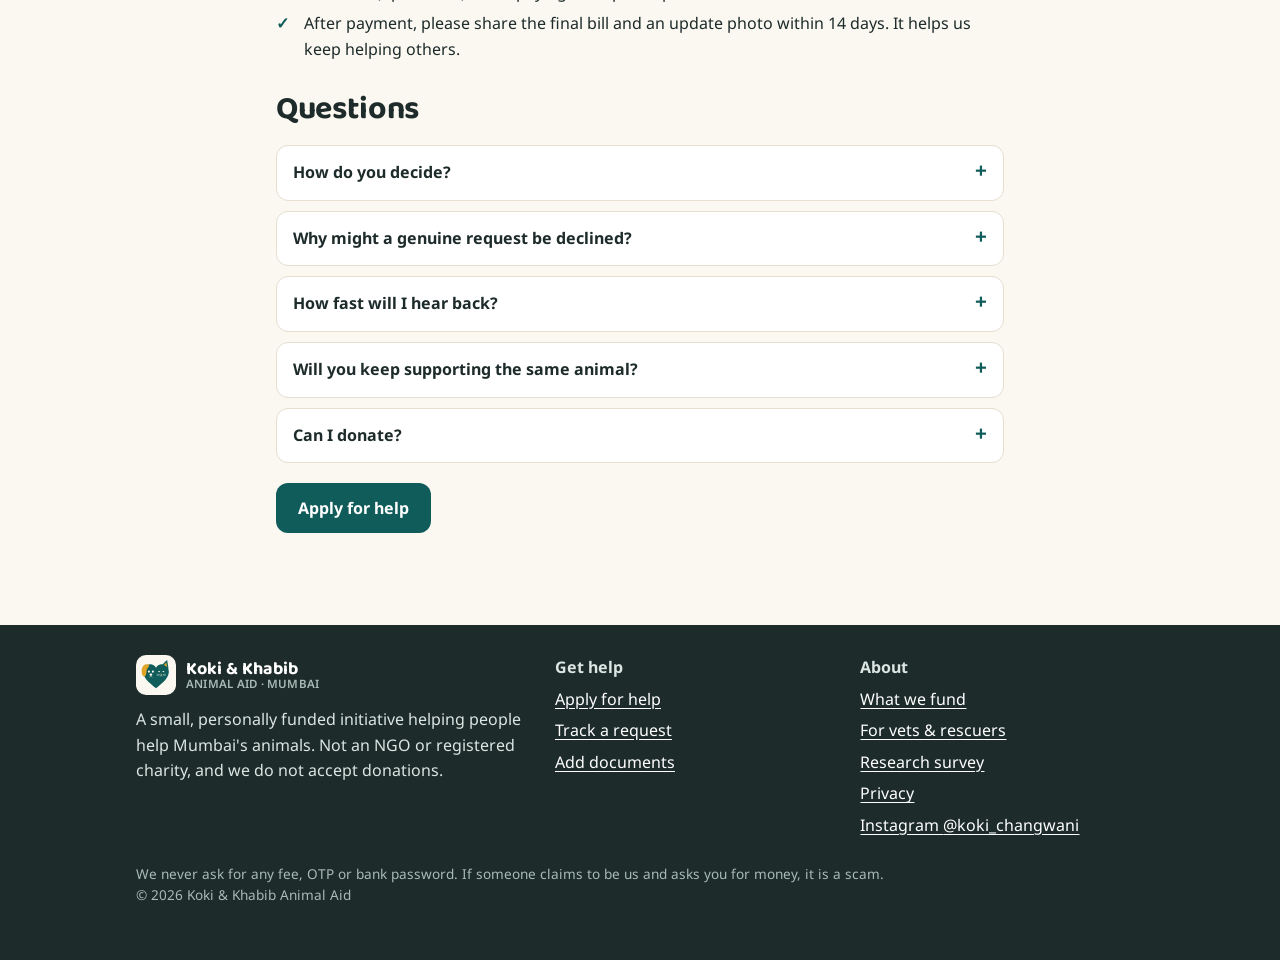
<file: eligibility.html>
<!doctype html>
<html lang="en">
<head>
<meta charset="utf-8">
<meta name="viewport" content="width=device-width, initial-scale=1">
<title>What we fund · Koki &amp; Khabib Animal Aid</title>
<meta name="description" content="Who can apply, what Koki &amp; Khabib Animal Aid can and cannot pay for, what evidence to send, and how payments work.">
<meta name="theme-color" content="#0F5C5A">
<link rel="canonical" href="https://kokiandkhabib.github.io/eligibility.html">
<link rel="icon" href="assets/img/logo-mark.svg" type="image/svg+xml">
<link rel="icon" href="assets/img/favicon-64.png" type="image/png" sizes="64x64">
<link rel="apple-touch-icon" href="assets/img/apple-touch-icon.png">
<meta property="og:type" content="website">
<meta property="og:title" content="What we fund">
<meta property="og:description" content="Who can apply, what Koki &amp; Khabib Animal Aid can and cannot pay for, what evidence to send, and how payments work.">
<meta property="og:image" content="https://kokiandkhabib.github.io/assets/img/og-image.png">
<meta property="og:url" content="https://kokiandkhabib.github.io/eligibility.html">
<meta name="twitter:card" content="summary_large_image">
<link rel="preconnect" href="https://fonts.googleapis.com">
<link rel="preconnect" href="https://fonts.gstatic.com" crossorigin>
<link rel="stylesheet" href="https://fonts.googleapis.com/css2?family=Baloo+2:wght@600;700&family=Noto+Sans:wght@400;600;700&family=Noto+Sans+Devanagari:wght@400;600;700&display=swap">
<link rel="stylesheet" href="assets/css/site.css?v=1.0.0">
<script>try{var l=new URLSearchParams(location.search).get('lang')||localStorage.getItem('kk_lang');if(l==='hi')document.documentElement.lang='hi'}catch(e){}</script>
</head>
<body>
<a class="skip" href="#main"><span data-l="en">Skip to content</span><span data-l="hi">सामग्री पर जाएँ</span></a>
<header class="site-head">
  <div class="wrap">
    <a class="logo" href="index.html"><img src="assets/img/logo-mark.svg" alt="" width="40" height="40"><span>Koki &amp; Khabib<small>ANIMAL AID · MUMBAI</small></span></a>
    <nav class="nav" aria-label="Main"><a href="apply.html"><span data-l="en">Apply</span><span data-l="hi">आवेदन</span></a><a href="eligibility.html"><span data-l="en">What we fund</span><span data-l="hi">हम क्या देते हैं</span></a><a href="track.html"><span data-l="en">Track</span><span data-l="hi">स्थिति</span></a><a href="partners.html"><span data-l="en">For vets &amp; rescuers</span><span data-l="hi">डॉक्टर और रेस्क्यूअर</span></a><a href="about.html"><span data-l="en">About</span><span data-l="hi">हमारे बारे में</span></a></nav>
    <div class="head-actions">
      <button class="lang-btn" type="button" data-lang-btn>हिंदी</button>
      <button class="menu-btn" type="button" aria-expanded="false" aria-controls="mnav" aria-label="Menu"><span></span><span></span><span></span></button>
    </div>
  </div>
  <nav class="mobile-nav" id="mnav" aria-label="Menu"><a href="index.html"><span data-l="en">Home</span><span data-l="hi">होम</span></a><a href="apply.html"><span data-l="en">Apply</span><span data-l="hi">आवेदन</span></a><a href="eligibility.html"><span data-l="en">What we fund</span><span data-l="hi">हम क्या देते हैं</span></a><a href="track.html"><span data-l="en">Track</span><span data-l="hi">स्थिति</span></a><a href="partners.html"><span data-l="en">For vets &amp; rescuers</span><span data-l="hi">डॉक्टर और रेस्क्यूअर</span></a><a href="about.html"><span data-l="en">About</span><span data-l="hi">हमारे बारे में</span></a><a href="followup.html"><span data-l="en">Add documents</span><span data-l="hi">दस्तावेज़ जोड़ें</span></a><a href="survey.html"><span data-l="en">Research survey</span><span data-l="hi">रिसर्च सर्वे</span></a><a href="privacy.html"><span data-l="en">Privacy</span><span data-l="hi">प्राइवेसी</span></a></nav>
</header>
<main id="main">
<section class="page-head">
  <div class="wrap narrow">
    <h1><span data-l="en">What we fund, and how</span><span data-l="hi">हम क्या देते हैं, और कैसे</span></h1>
    <p><span data-l="en">Plain answers, so you know before you apply.</span><span data-l="hi">सीधे जवाब, ताकि आवेदन से पहले आपको पता हो।</span></p>
  </div>
</section>

<section class="section" style="padding-top:8px">
  <div class="wrap narrow">
    <div class="cards">
      <div class="card">
        <h3><span data-l="en">We can help with</span><span data-l="hi">हम इनमें मदद कर सकते हैं</span></h3>
        <ul class="check-list">
          <li><span data-l="en">Vet consultations and treatment</span><span data-l="hi">डॉक्टर परामर्श और इलाज</span></li>
          <li><span data-l="en">Medicines and prescriptions</span><span data-l="hi">दवाइयाँ और पर्चे</span></li>
          <li><span data-l="en">Tests and diagnostics</span><span data-l="hi">जाँच और डायग्नोस्टिक्स</span></li>
          <li><span data-l="en">Wound care and dressings</span><span data-l="hi">घाव की देखभाल और ड्रेसिंग</span></li>
          <li><span data-l="en">Medically necessary surgery</span><span data-l="hi">इलाज के लिए ज़रूरी ऑपरेशन</span></li>
          <li><span data-l="en">Follow-up treatment and recovery</span><span data-l="hi">आगे का इलाज और रिकवरी</span></li>
          <li><span data-l="en">Food for community animals; feeder shortfalls</span><span data-l="hi">सामुदायिक जानवरों का खाना; फ़ीडरों की कमी</span></li>
          <li><span data-l="en">Transport for treatment or rescue</span><span data-l="hi">इलाज या रेस्क्यू के लिए किराया</span></li>
          <li><span data-l="en">Short medical boarding or recovery stays</span><span data-l="hi">इलाज के दौरान कुछ समय रखने का खर्च</span></li>
          <li><span data-l="en">Sterilisation and vaccination, where appropriate</span><span data-l="hi">नसबंदी और टीकाकरण, जहाँ उचित हो</span></li>
          <li><span data-l="en">Other genuine animal-welfare needs, case by case</span><span data-l="hi">अन्य असली पशु-कल्याण ज़रूरतें, हर केस के हिसाब से</span></li>
        </ul>
      </div>
      <div class="card">
        <h3><span data-l="en">We can't help with</span><span data-l="hi">हम इनमें मदद नहीं कर सकते</span></h3>
        <ul class="check-list x-list">
          <li><span data-l="en">Animals outside Mumbai</span><span data-l="hi">मुंबई के बाहर के जानवर</span></li>
          <li><span data-l="en">Cosmetic, vanity or non-essential procedures</span><span data-l="hi">कॉस्मेटिक या ग़ैर-ज़रूरी प्रक्रियाएँ</span></li>
          <li><span data-l="en">Pets with owners, except in real financial hardship</span><span data-l="hi">मालिक वाले पालतू, असली आर्थिक कठिनाई को छोड़कर</span></li>
          <li><span data-l="en">Cash for general expenses, or payments to people we can't verify</span><span data-l="hi">सामान्य खर्च के लिए नकद, या ऐसे लोगों को भुगतान जिनकी हम पुष्टि न कर सकें</span></li>
          <li><span data-l="en">Costs already paid for by someone else</span><span data-l="hi">ऐसे खर्च जो पहले ही कोई और दे चुका है</span></li>
          <li><span data-l="en">Requests we cannot reasonably verify</span><span data-l="hi">ऐसे अनुरोध जिनकी हम उचित जाँच न कर सकें</span></li>
        </ul>
      </div>
    </div>

    <h2 style="margin-top:30px"><span data-l="en">Who can apply</span><span data-l="hi">कौन आवेदन कर सकता है</span></h2>
    <p><span data-l="en">Anyone helping an animal in Mumbai: ordinary citizens, independent rescuers, feeders and caretakers, foster carers, and vets, clinics or NGOs referring a specific case. You can apply more than once. Repeat requests get a closer look, and earlier requests need their follow-up first.</span><span data-l="hi">मुंबई में किसी जानवर की मदद करने वाला कोई भी: आम नागरिक, स्वतंत्र रेस्क्यूअर, फ़ीडर और देखभालकर्ता, फ़ॉस्टर, और किसी ख़ास केस को भेजने वाले डॉक्टर, क्लिनिक या NGO। आप एक से ज़्यादा बार आवेदन कर सकते हैं। दोबारा आए अनुरोधों की ज़्यादा ध्यान से जाँच होती है, और पिछले अनुरोध का फ़ॉलो-अप पहले ज़रूरी है।</span></p>

    <h2 style="margin-top:30px"><span data-l="en">What to send</span><span data-l="hi">क्या भेजना है</span></h2>
    <p><span data-l="en">We ask for more proof only when more money is involved.</span><span data-l="hi">हम ज़्यादा सबूत केवल तभी माँगते हैं जब राशि ज़्यादा हो।</span></p>
    <div class="table-scroll">
      <table class="simple">
        <tr><th><span data-l="en">Amount</span><span data-l="hi">राशि</span></th><th><span data-l="en">What we need</span><span data-l="hi">हमें क्या चाहिए</span></th></tr>
        <tr><td>₹1,000 <span data-l="en">or less</span><span data-l="hi">या कम</span></td><td><span data-l="en">Clear photos of the animal and who to pay.</span><span data-l="hi">जानवर की साफ़ फ़ोटो और किसे भुगतान करना है।</span></td></tr>
        <tr><td>₹1,001 – ₹3,000</td><td><span data-l="en">+ a vet prescription, estimate or bill (or a shop quote for food/transport), and the clinic's name and phone.</span><span data-l="hi">+ डॉक्टर का पर्चा, एस्टिमेट या बिल (खाने/किराये के लिए दुकान का कोटेशन), और क्लिनिक का नाम व फ़ोन।</span></td></tr>
        <tr><td><span data-l="en">Above ₹3,000</span><span data-l="hi">₹3,000 से ज़्यादा</span></td><td><span data-l="en">+ an itemised estimate from the clinic. We call the clinic to confirm, pay the clinic directly, and may pay in stages.</span><span data-l="hi">+ क्लिनिक का विस्तृत एस्टिमेट। हम पुष्टि के लिए क्लिनिक को फ़ोन करते हैं, सीधे क्लिनिक को भुगतान करते हैं, और किस्तों में भी कर सकते हैं।</span></td></tr>
        <tr><td><span data-l="en">Reimbursement</span><span data-l="hi">वापसी</span></td><td><span data-l="en">The original bill and proof of your payment, from the last 14 days.</span><span data-l="hi">मूल बिल और आपके भुगतान का सबूत, पिछले 14 दिनों का।</span></td></tr>
      </table>
    </div>
    <p class="small muted" style="margin-top:8px"><span data-l="en">Missing a document? Apply anyway and add it later. Genuine cases with incomplete papers are still considered, usually with payment made straight to the vet or shop.</span><span data-l="hi">कोई दस्तावेज़ नहीं है? फिर भी आवेदन करें और बाद में जोड़ दें। अधूरे काग़ज़ों वाले असली केस पर भी विचार होता है, आमतौर पर भुगतान सीधे डॉक्टर या दुकान को किया जाता है।</span></p>

    <h2 style="margin-top:30px"><span data-l="en">How payment works</span><span data-l="hi">भुगतान कैसे होता है</span></h2>
    <ul class="check-list">
      <li><span data-l="en">We pay the clinic, pharmacy, supplier or transport provider directly by UPI whenever possible.</span><span data-l="hi">जहाँ तक संभव हो, हम सीधे क्लिनिक, फ़ार्मेसी, सप्लायर या गाड़ी वाले को UPI से भुगतान करते हैं।</span></li>
      <li><span data-l="en">We may pay part of a bill, or pay in stages as treatment progresses.</span><span data-l="hi">हम बिल का एक हिस्सा दे सकते हैं, या इलाज के साथ-साथ किस्तों में भुगतान कर सकते हैं।</span></li>
      <li><span data-l="en">Reimbursements are possible with bills. Direct payments to individuals are limited to small amounts (up to ₹500) when paying a shop isn't possible.</span><span data-l="hi">बिल के साथ वापसी संभव है। व्यक्ति को सीधे भुगतान केवल छोटी राशि (₹500 तक) तक सीमित है, जब दुकान को भुगतान संभव न हो।</span></li>
      <li><span data-l="en">After payment, please share the final bill and an update photo within 14 days. It helps us keep helping others.</span><span data-l="hi">भुगतान के बाद, कृपया 14 दिन के अंदर अंतिम बिल और अपडेट फ़ोटो भेजें। इससे हम दूसरों की मदद करते रह पाते हैं।</span></li>
    </ul>

    <h2 style="margin-top:30px"><span data-l="en">Questions</span><span data-l="hi">सवाल</span></h2>
    <details class="faq"><summary><span data-l="en">How do you decide?</span><span data-l="hi">आप फ़ैसला कैसे करते हैं?</span></summary><div><span data-l="en">We look at how urgent and serious the need is, how clearly it can be checked, the amount, whether partial help would make a difference, other help already available, and what is left in the month's budget. Every decision and its reason is recorded.</span><span data-l="hi">हम देखते हैं कि ज़रूरत कितनी तुरंत और गंभीर है, उसकी जाँच कितनी साफ़ हो सकती है, राशि कितनी है, आंशिक मदद से फ़र्क़ पड़ेगा या नहीं, कहीं और से मदद मिल रही है या नहीं, और महीने के बजट में कितना बचा है। हर फ़ैसला और उसका कारण दर्ज किया जाता है।</span></div></details>
    <details class="faq"><summary><span data-l="en">Why might a genuine request be declined?</span><span data-l="hi">किसी असली अनुरोध को मना क्यों किया जा सकता है?</span></summary><div><span data-l="en">Usually because the month's budget is used up. We are one person's fixed monthly budget, not a large organisation. When funds run out, applications pause until the 1st of the next month.</span><span data-l="hi">आमतौर पर इसलिए कि महीने का बजट ख़त्म हो गया। हम एक व्यक्ति का तय मासिक बजट हैं, कोई बड़ी संस्था नहीं। राशि ख़त्म होने पर आवेदन अगले महीने की 1 तारीख़ तक रुक जाते हैं।</span></div></details>
    <details class="faq"><summary><span data-l="en">How fast will I hear back?</span><span data-l="hi">जवाब कितनी जल्दी मिलेगा?</span></summary><div><span data-l="en">Usually within 72 hours. You can check anytime on the <a href="track.html">track page</a>.</span><span data-l="hi">आमतौर पर 72 घंटे में। आप कभी भी <a href="track.html">स्थिति पेज</a> पर देख सकते हैं।</span></div></details>
    <details class="faq"><summary><span data-l="en">Will you keep supporting the same animal?</span><span data-l="hi">क्या आप उसी जानवर की लगातार मदद करेंगे?</span></summary><div><span data-l="en">Sometimes, and each request is reviewed on its own. Helping once does not create an ongoing commitment. This keeps the initiative fair for everyone.</span><span data-l="hi">कभी-कभी, और हर अनुरोध की अलग से समीक्षा होती है। एक बार मदद करने से लगातार मदद की ज़िम्मेदारी नहीं बनती। इससे यह पहल सबके लिए निष्पक्ष रहती है।</span></div></details>
    <details class="faq"><summary><span data-l="en">Can I donate?</span><span data-l="hi">क्या मैं दान कर सकता/सकती हूँ?</span></summary><div><span data-l="en">Thank you, but no. This initiative is funded personally and does not accept donations. Anyone asking you for money in our name is not us.</span><span data-l="hi">धन्यवाद, पर नहीं। यह पहल निजी रूप से चलती है और दान स्वीकार नहीं करती। हमारे नाम पर पैसे माँगने वाला कोई भी व्यक्ति हम नहीं हैं।</span></div></details>
    <p style="margin-top:20px"><a class="btn btn-primary" href="apply.html"><span data-l="en">Apply for help</span><span data-l="hi">मदद के लिए आवेदन करें</span></a></p>
  </div>
</section>
</main>
<footer class="site-foot">
  <div class="wrap">
    <div class="cols">
      <div>
        <a class="logo" href="index.html" style="color:#fff"><img src="assets/img/logo-mark.svg" alt="" width="40" height="40" style="background:#fbf8f2;border-radius:10px;padding:3px"><span>Koki &amp; Khabib<small style="color:#a9bbb6">ANIMAL AID · MUMBAI</small></span></a>
        <p style="margin-top:12px"><span data-l="en">A small, personally funded initiative helping people help Mumbai's animals. Not an NGO or registered charity, and we do not accept donations.</span><span data-l="hi">एक छोटी, निजी रूप से चलने वाली पहल जो मुंबई के जानवरों की मदद करने वालों की मदद करती है। यह कोई NGO या पंजीकृत चैरिटी नहीं है, और हम दान स्वीकार नहीं करते।</span></p>
      </div>
      <div><b><span data-l="en">Get help</span><span data-l="hi">मदद पाएँ</span></b><ul>
        <li><a href="apply.html"><span data-l="en">Apply for help</span><span data-l="hi">मदद के लिए आवेदन</span></a></li>
        <li><a href="track.html"><span data-l="en">Track a request</span><span data-l="hi">अनुरोध की स्थिति</span></a></li><li><a href="followup.html"><span data-l="en">Add documents</span><span data-l="hi">दस्तावेज़ जोड़ें</span></a></li></ul></div>
      <div><b><span data-l="en">About</span><span data-l="hi">जानकारी</span></b><ul>
        <li><a href="eligibility.html"><span data-l="en">What we fund</span><span data-l="hi">हम क्या देते हैं</span></a></li><li><a href="partners.html"><span data-l="en">For vets &amp; rescuers</span><span data-l="hi">डॉक्टर और रेस्क्यूअर के लिए</span></a></li>
        <li><a href="survey.html"><span data-l="en">Research survey</span><span data-l="hi">रिसर्च सर्वे</span></a></li><li><a href="privacy.html"><span data-l="en">Privacy</span><span data-l="hi">प्राइवेसी</span></a></li>
        <li><a data-ig href="https://instagram.com/koki_changwani" rel="noopener">Instagram <span data-ig-text>@koki_changwani</span></a></li></ul></div>
    </div>
    <p class="fine"><span data-l="en">We never ask for any fee, OTP or bank password. If someone claims to be us and asks you for money, it is a scam.</span><span data-l="hi">हम कभी कोई फ़ीस, OTP या बैंक पासवर्ड नहीं माँगते। अगर कोई हमारा नाम लेकर पैसे माँगे, तो वह धोखा है।</span><br>© <span data-year>2026</span> Koki &amp; Khabib Animal Aid</p>
  </div>
</footer>
<script src="assets/js/config.js?v=1.0.0"></script>
<script src="assets/js/kk.js?v=1.0.0"></script>

</body>
</html>
</file>
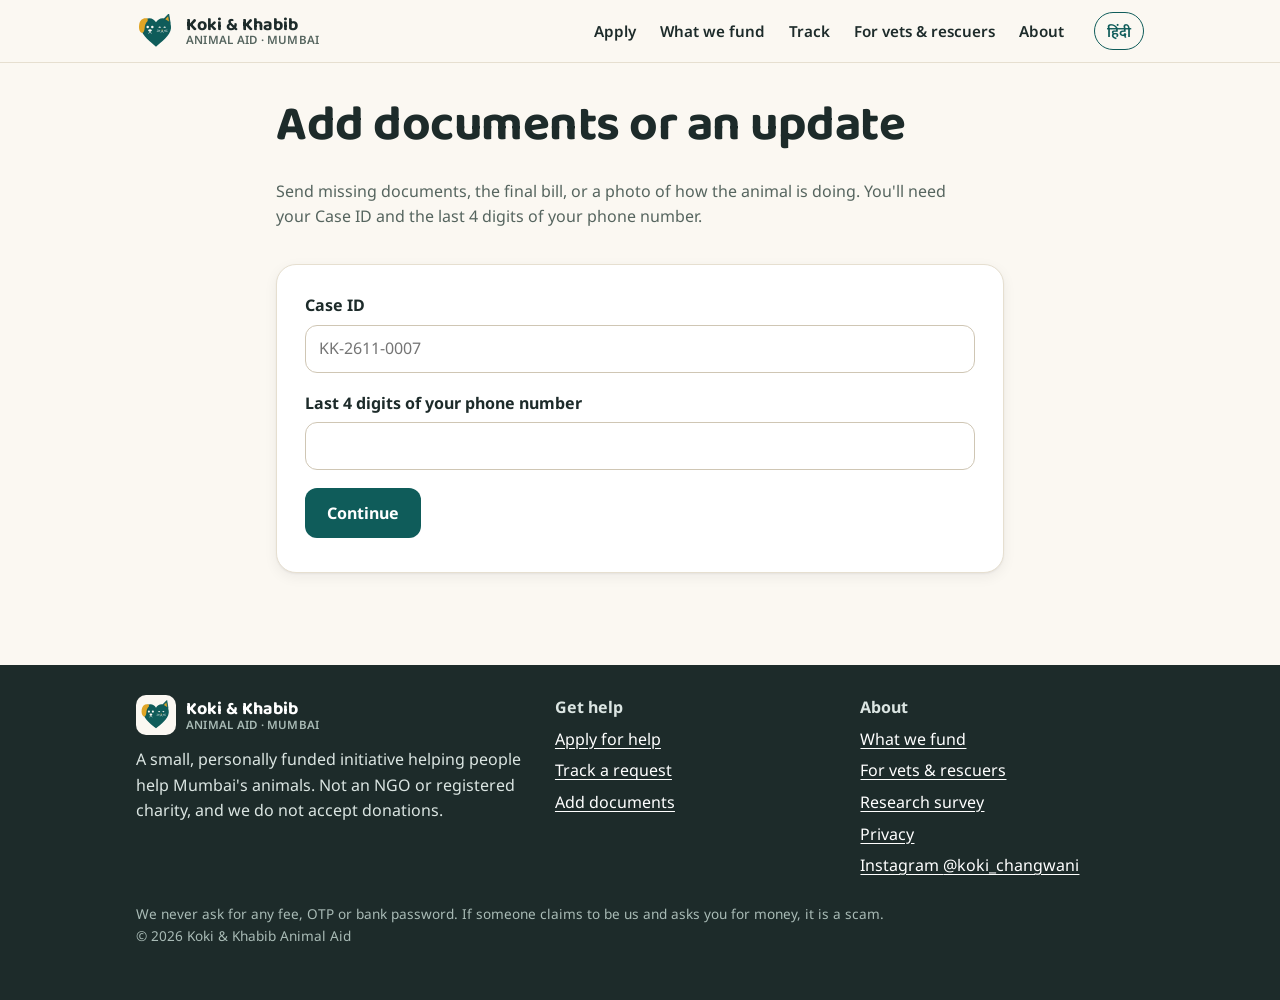
<file: followup.html>
<!doctype html>
<html lang="en">
<head>
<meta charset="utf-8">
<meta name="viewport" content="width=device-width, initial-scale=1">
<title>Add documents or an update · Koki &amp; Khabib Animal Aid</title>
<meta name="description" content="Upload bills, prescriptions, photos or updates for your Koki &amp; Khabib Animal Aid request.">
<meta name="theme-color" content="#0F5C5A">
<link rel="canonical" href="https://kokiandkhabib.github.io/followup.html">
<link rel="icon" href="assets/img/logo-mark.svg" type="image/svg+xml">
<link rel="icon" href="assets/img/favicon-64.png" type="image/png" sizes="64x64">
<link rel="apple-touch-icon" href="assets/img/apple-touch-icon.png">
<meta property="og:type" content="website">
<meta property="og:title" content="Add documents or an update">
<meta property="og:description" content="Upload bills, prescriptions, photos or updates for your Koki &amp; Khabib Animal Aid request.">
<meta property="og:image" content="https://kokiandkhabib.github.io/assets/img/og-image.png">
<meta property="og:url" content="https://kokiandkhabib.github.io/followup.html">
<meta name="twitter:card" content="summary_large_image">
<meta name="robots" content="noindex">
<link rel="preconnect" href="https://fonts.googleapis.com">
<link rel="preconnect" href="https://fonts.gstatic.com" crossorigin>
<link rel="stylesheet" href="https://fonts.googleapis.com/css2?family=Baloo+2:wght@600;700&family=Noto+Sans:wght@400;600;700&family=Noto+Sans+Devanagari:wght@400;600;700&display=swap">
<link rel="stylesheet" href="assets/css/site.css?v=1.0.0">
<script>try{var l=new URLSearchParams(location.search).get('lang')||localStorage.getItem('kk_lang');if(l==='hi')document.documentElement.lang='hi'}catch(e){}</script>
</head>
<body>
<a class="skip" href="#main"><span data-l="en">Skip to content</span><span data-l="hi">सामग्री पर जाएँ</span></a>
<header class="site-head">
  <div class="wrap">
    <a class="logo" href="index.html"><img src="assets/img/logo-mark.svg" alt="" width="40" height="40"><span>Koki &amp; Khabib<small>ANIMAL AID · MUMBAI</small></span></a>
    <nav class="nav" aria-label="Main"><a href="apply.html"><span data-l="en">Apply</span><span data-l="hi">आवेदन</span></a><a href="eligibility.html"><span data-l="en">What we fund</span><span data-l="hi">हम क्या देते हैं</span></a><a href="track.html"><span data-l="en">Track</span><span data-l="hi">स्थिति</span></a><a href="partners.html"><span data-l="en">For vets &amp; rescuers</span><span data-l="hi">डॉक्टर और रेस्क्यूअर</span></a><a href="about.html"><span data-l="en">About</span><span data-l="hi">हमारे बारे में</span></a></nav>
    <div class="head-actions">
      <button class="lang-btn" type="button" data-lang-btn>हिंदी</button>
      <button class="menu-btn" type="button" aria-expanded="false" aria-controls="mnav" aria-label="Menu"><span></span><span></span><span></span></button>
    </div>
  </div>
  <nav class="mobile-nav" id="mnav" aria-label="Menu"><a href="index.html"><span data-l="en">Home</span><span data-l="hi">होम</span></a><a href="apply.html"><span data-l="en">Apply</span><span data-l="hi">आवेदन</span></a><a href="eligibility.html"><span data-l="en">What we fund</span><span data-l="hi">हम क्या देते हैं</span></a><a href="track.html"><span data-l="en">Track</span><span data-l="hi">स्थिति</span></a><a href="partners.html"><span data-l="en">For vets &amp; rescuers</span><span data-l="hi">डॉक्टर और रेस्क्यूअर</span></a><a href="about.html"><span data-l="en">About</span><span data-l="hi">हमारे बारे में</span></a><a href="followup.html"><span data-l="en">Add documents</span><span data-l="hi">दस्तावेज़ जोड़ें</span></a><a href="survey.html"><span data-l="en">Research survey</span><span data-l="hi">रिसर्च सर्वे</span></a><a href="privacy.html"><span data-l="en">Privacy</span><span data-l="hi">प्राइवेसी</span></a></nav>
</header>
<main id="main">
<section class="page-head">
  <div class="wrap narrow">
    <h1><span data-l="en">Add documents or an update</span><span data-l="hi">दस्तावेज़ या अपडेट जोड़ें</span></h1>
    <p><span data-l="en">Send missing documents, the final bill, or a photo of how the animal is doing. You'll need your Case ID and the last 4 digits of your phone number.</span><span data-l="hi">बाकी दस्तावेज़, अंतिम बिल, या जानवर अब कैसा है उसकी फ़ोटो भेजें। इसके लिए अपना केस ID और फ़ोन नंबर के आख़िरी 4 अंक चाहिए।</span></p>
  </div>
</section>
<section class="section" style="padding-top:8px"><div class="wrap narrow" id="followup"></div></section>
</main>
<footer class="site-foot">
  <div class="wrap">
    <div class="cols">
      <div>
        <a class="logo" href="index.html" style="color:#fff"><img src="assets/img/logo-mark.svg" alt="" width="40" height="40" style="background:#fbf8f2;border-radius:10px;padding:3px"><span>Koki &amp; Khabib<small style="color:#a9bbb6">ANIMAL AID · MUMBAI</small></span></a>
        <p style="margin-top:12px"><span data-l="en">A small, personally funded initiative helping people help Mumbai's animals. Not an NGO or registered charity, and we do not accept donations.</span><span data-l="hi">एक छोटी, निजी रूप से चलने वाली पहल जो मुंबई के जानवरों की मदद करने वालों की मदद करती है। यह कोई NGO या पंजीकृत चैरिटी नहीं है, और हम दान स्वीकार नहीं करते।</span></p>
      </div>
      <div><b><span data-l="en">Get help</span><span data-l="hi">मदद पाएँ</span></b><ul>
        <li><a href="apply.html"><span data-l="en">Apply for help</span><span data-l="hi">मदद के लिए आवेदन</span></a></li>
        <li><a href="track.html"><span data-l="en">Track a request</span><span data-l="hi">अनुरोध की स्थिति</span></a></li><li><a href="followup.html"><span data-l="en">Add documents</span><span data-l="hi">दस्तावेज़ जोड़ें</span></a></li></ul></div>
      <div><b><span data-l="en">About</span><span data-l="hi">जानकारी</span></b><ul>
        <li><a href="eligibility.html"><span data-l="en">What we fund</span><span data-l="hi">हम क्या देते हैं</span></a></li><li><a href="partners.html"><span data-l="en">For vets &amp; rescuers</span><span data-l="hi">डॉक्टर और रेस्क्यूअर के लिए</span></a></li>
        <li><a href="survey.html"><span data-l="en">Research survey</span><span data-l="hi">रिसर्च सर्वे</span></a></li><li><a href="privacy.html"><span data-l="en">Privacy</span><span data-l="hi">प्राइवेसी</span></a></li>
        <li><a data-ig href="https://instagram.com/koki_changwani" rel="noopener">Instagram <span data-ig-text>@koki_changwani</span></a></li></ul></div>
    </div>
    <p class="fine"><span data-l="en">We never ask for any fee, OTP or bank password. If someone claims to be us and asks you for money, it is a scam.</span><span data-l="hi">हम कभी कोई फ़ीस, OTP या बैंक पासवर्ड नहीं माँगते। अगर कोई हमारा नाम लेकर पैसे माँगे, तो वह धोखा है।</span><br>© <span data-year>2026</span> Koki &amp; Khabib Animal Aid</p>
  </div>
</footer>
<script src="assets/js/config.js?v=1.0.0"></script>
<script src="assets/js/kk.js?v=1.0.0"></script>
<script src="assets/js/media.js?v=1.0.0"></script>
<script src="assets/js/forms.js?v=1.0.0"></script>
<script src="assets/js/apply.js?v=1.0.0"></script>
<script src="assets/js/pages.js?v=1.0.0"></script>
<script>KK.bootFollowup();</script>
</body>
</html>
</file>
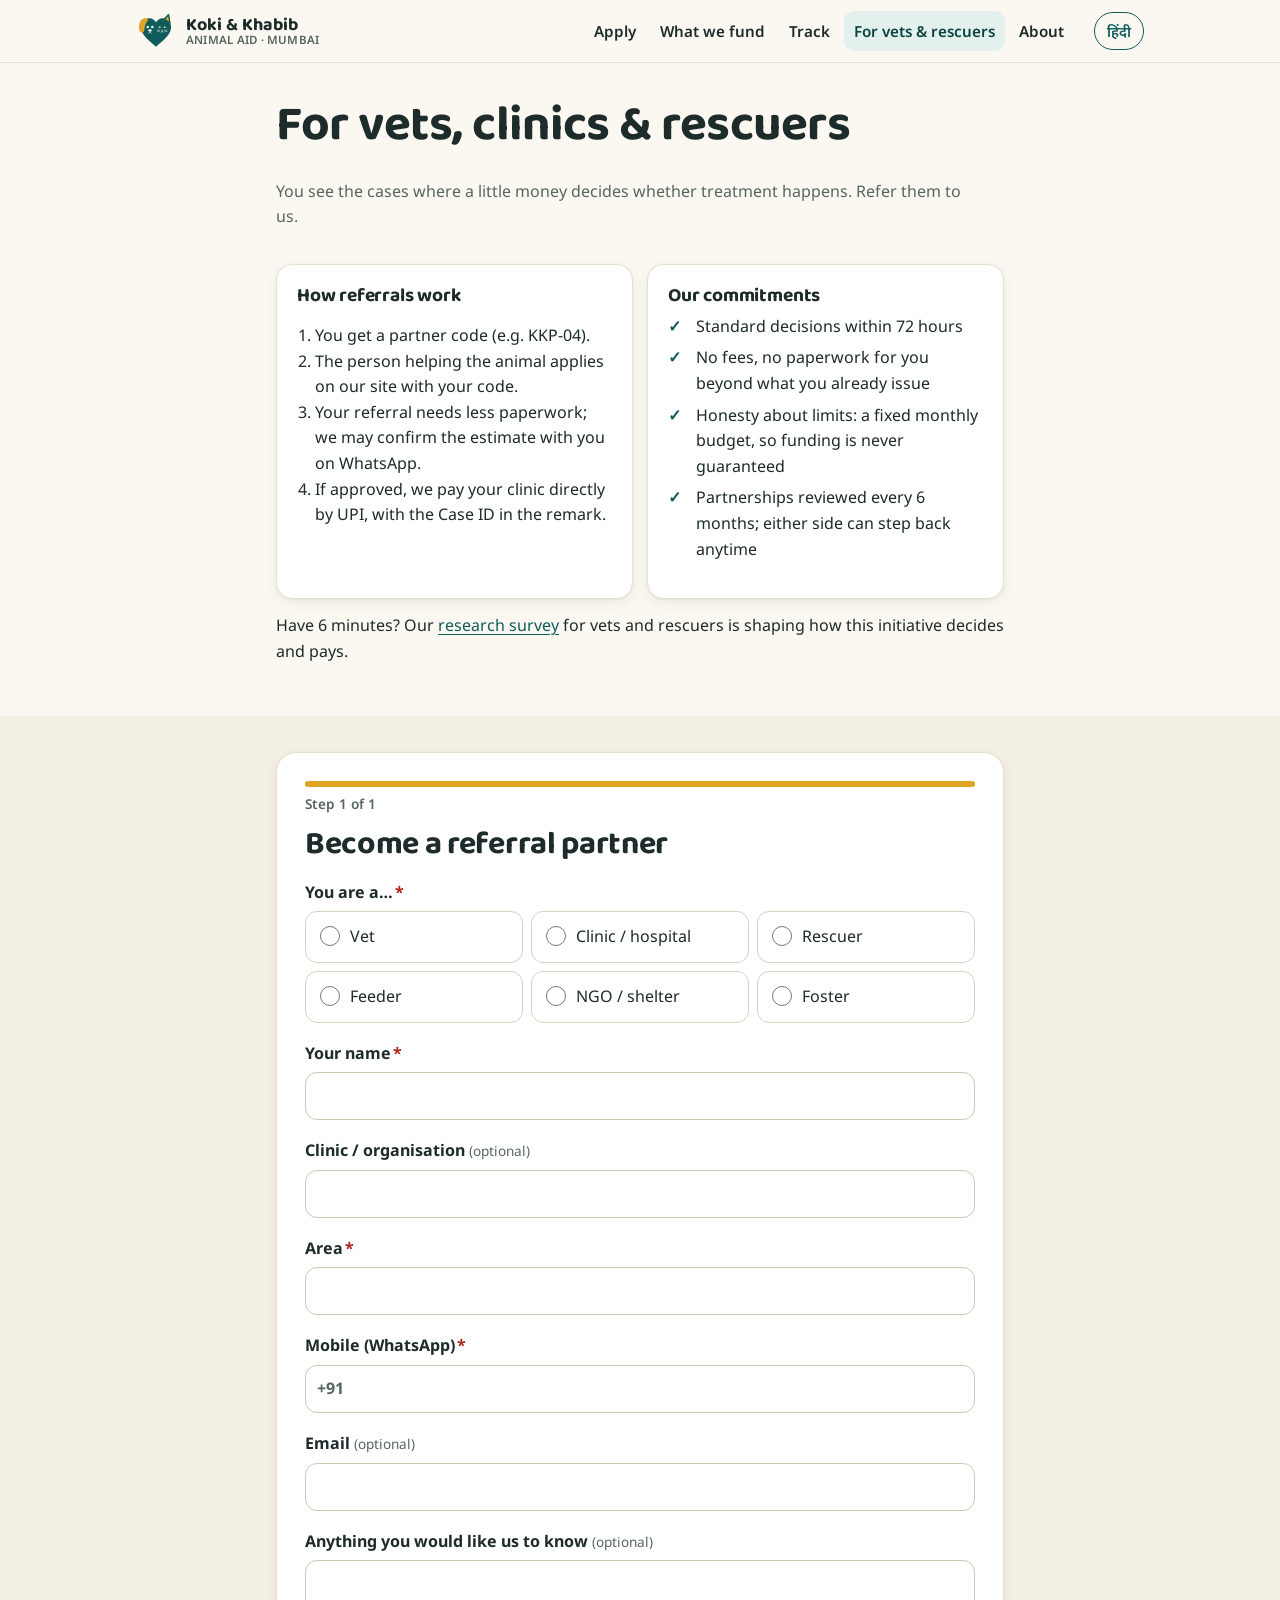
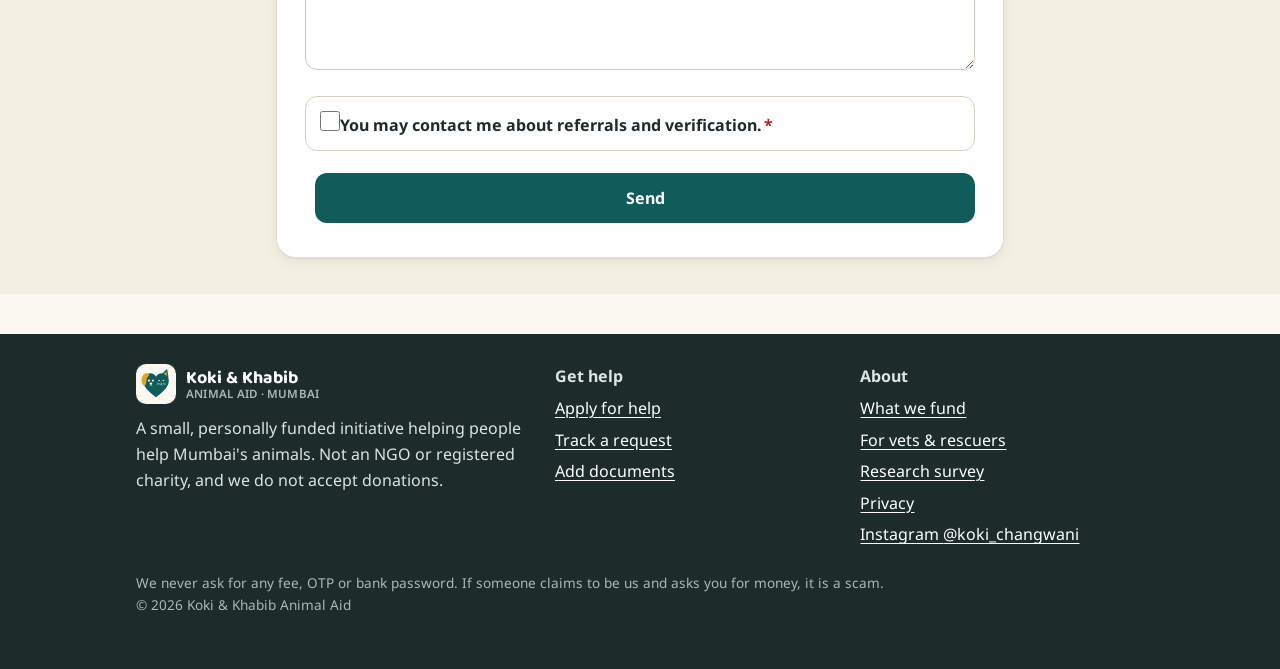
<file: partners.html>
<!doctype html>
<html lang="en">
<head>
<meta charset="utf-8">
<meta name="viewport" content="width=device-width, initial-scale=1">
<title>For vets, clinics &amp; rescuers · Koki &amp; Khabib Animal Aid</title>
<meta name="description" content="Refer cases to Koki &amp; Khabib Animal Aid. Partners get a code for faster verification; we pay clinics directly by UPI.">
<meta name="theme-color" content="#0F5C5A">
<link rel="canonical" href="https://kokiandkhabib.github.io/partners.html">
<link rel="icon" href="assets/img/logo-mark.svg" type="image/svg+xml">
<link rel="icon" href="assets/img/favicon-64.png" type="image/png" sizes="64x64">
<link rel="apple-touch-icon" href="assets/img/apple-touch-icon.png">
<meta property="og:type" content="website">
<meta property="og:title" content="For vets, clinics &amp; rescuers">
<meta property="og:description" content="Refer cases to Koki &amp; Khabib Animal Aid. Partners get a code for faster verification; we pay clinics directly by UPI.">
<meta property="og:image" content="https://kokiandkhabib.github.io/assets/img/og-image.png">
<meta property="og:url" content="https://kokiandkhabib.github.io/partners.html">
<meta name="twitter:card" content="summary_large_image">
<link rel="preconnect" href="https://fonts.googleapis.com">
<link rel="preconnect" href="https://fonts.gstatic.com" crossorigin>
<link rel="stylesheet" href="https://fonts.googleapis.com/css2?family=Baloo+2:wght@600;700&family=Noto+Sans:wght@400;600;700&family=Noto+Sans+Devanagari:wght@400;600;700&display=swap">
<link rel="stylesheet" href="assets/css/site.css?v=1.0.0">
<script>try{var l=new URLSearchParams(location.search).get('lang')||localStorage.getItem('kk_lang');if(l==='hi')document.documentElement.lang='hi'}catch(e){}</script>
</head>
<body>
<a class="skip" href="#main"><span data-l="en">Skip to content</span><span data-l="hi">सामग्री पर जाएँ</span></a>
<header class="site-head">
  <div class="wrap">
    <a class="logo" href="index.html"><img src="assets/img/logo-mark.svg" alt="" width="40" height="40"><span>Koki &amp; Khabib<small>ANIMAL AID · MUMBAI</small></span></a>
    <nav class="nav" aria-label="Main"><a href="apply.html"><span data-l="en">Apply</span><span data-l="hi">आवेदन</span></a><a href="eligibility.html"><span data-l="en">What we fund</span><span data-l="hi">हम क्या देते हैं</span></a><a href="track.html"><span data-l="en">Track</span><span data-l="hi">स्थिति</span></a><a href="partners.html"><span data-l="en">For vets &amp; rescuers</span><span data-l="hi">डॉक्टर और रेस्क्यूअर</span></a><a href="about.html"><span data-l="en">About</span><span data-l="hi">हमारे बारे में</span></a></nav>
    <div class="head-actions">
      <button class="lang-btn" type="button" data-lang-btn>हिंदी</button>
      <button class="menu-btn" type="button" aria-expanded="false" aria-controls="mnav" aria-label="Menu"><span></span><span></span><span></span></button>
    </div>
  </div>
  <nav class="mobile-nav" id="mnav" aria-label="Menu"><a href="index.html"><span data-l="en">Home</span><span data-l="hi">होम</span></a><a href="apply.html"><span data-l="en">Apply</span><span data-l="hi">आवेदन</span></a><a href="eligibility.html"><span data-l="en">What we fund</span><span data-l="hi">हम क्या देते हैं</span></a><a href="track.html"><span data-l="en">Track</span><span data-l="hi">स्थिति</span></a><a href="partners.html"><span data-l="en">For vets &amp; rescuers</span><span data-l="hi">डॉक्टर और रेस्क्यूअर</span></a><a href="about.html"><span data-l="en">About</span><span data-l="hi">हमारे बारे में</span></a><a href="followup.html"><span data-l="en">Add documents</span><span data-l="hi">दस्तावेज़ जोड़ें</span></a><a href="survey.html"><span data-l="en">Research survey</span><span data-l="hi">रिसर्च सर्वे</span></a><a href="privacy.html"><span data-l="en">Privacy</span><span data-l="hi">प्राइवेसी</span></a></nav>
</header>
<main id="main">
<section class="page-head">
  <div class="wrap narrow">
    <h1><span data-l="en">For vets, clinics &amp; rescuers</span><span data-l="hi">डॉक्टर, क्लिनिक और रेस्क्यूअर के लिए</span></h1>
    <p><span data-l="en">You see the cases where a little money decides whether treatment happens. Refer them to us.</span><span data-l="hi">आप वो केस देखते हैं जहाँ थोड़े-से पैसों से तय होता है कि इलाज होगा या नहीं। उन्हें हमारे पास भेजें।</span></p>
  </div>
</section>
<section class="section" style="padding-top:8px">
  <div class="wrap narrow">
    <div class="cards">
      <div class="card"><h3><span data-l="en">How referrals work</span><span data-l="hi">रेफ़रल कैसे काम करता है</span></h3><ol class="list-plain">
        <li><span data-l="en">You get a partner code (e.g. KKP-04).</span><span data-l="hi">आपको एक पार्टनर कोड मिलता है (जैसे KKP-04)।</span></li>
        <li><span data-l="en">The person helping the animal applies on our site with your code.</span><span data-l="hi">जानवर की मदद करने वाला व्यक्ति आपके कोड के साथ हमारी साइट पर आवेदन करता है।</span></li>
        <li><span data-l="en">Your referral needs less paperwork; we may confirm the estimate with you on WhatsApp.</span><span data-l="hi">आपके रेफ़रल में कम काग़ज़ लगते हैं; हम WhatsApp पर आपसे एस्टिमेट की पुष्टि कर सकते हैं।</span></li>
        <li><span data-l="en">If approved, we pay your clinic directly by UPI, with the Case ID in the remark.</span><span data-l="hi">मंज़ूरी मिलने पर हम आपके क्लिनिक को सीधे UPI से भुगतान करते हैं, रिमार्क में केस ID के साथ।</span></li>
      </ol></div>
      <div class="card"><h3><span data-l="en">Our commitments</span><span data-l="hi">हमारी प्रतिबद्धताएँ</span></h3><ul class="check-list">
        <li><span data-l="en">Standard decisions within 72 hours</span><span data-l="hi">सामान्य फ़ैसले 72 घंटे में</span></li>
        <li><span data-l="en">No fees, no paperwork for you beyond what you already issue</span><span data-l="hi">कोई फ़ीस नहीं, और जो काग़ज़ आप पहले से देते हैं उससे ज़्यादा कुछ नहीं</span></li>
        <li><span data-l="en">Honesty about limits: a fixed monthly budget, so funding is never guaranteed</span><span data-l="hi">सीमाओं के बारे में ईमानदारी: तय मासिक बजट, इसलिए मदद की कभी गारंटी नहीं</span></li>
        <li><span data-l="en">Partnerships reviewed every 6 months; either side can step back anytime</span><span data-l="hi">हर 6 महीने में साझेदारी की समीक्षा; कोई भी पक्ष कभी भी अलग हो सकता है</span></li>
      </ul></div>
    </div>
    <p style="margin-top:14px"><span data-l="en">Have 6 minutes? Our <a href="survey.html">research survey</a> for vets and rescuers is shaping how this initiative decides and pays.</span><span data-l="hi">6 मिनट हैं? डॉक्टरों और रेस्क्यूअर के लिए हमारा <a href="survey.html">रिसर्च सर्वे</a> तय कर रहा है कि यह पहल फ़ैसले और भुगतान कैसे करे।</span></p>
  </div>
</section>
<section class="section alt">
  <div class="wrap narrow"><div class="form-shell" id="partner-form"></div></div>
</section>
</main>
<footer class="site-foot">
  <div class="wrap">
    <div class="cols">
      <div>
        <a class="logo" href="index.html" style="color:#fff"><img src="assets/img/logo-mark.svg" alt="" width="40" height="40" style="background:#fbf8f2;border-radius:10px;padding:3px"><span>Koki &amp; Khabib<small style="color:#a9bbb6">ANIMAL AID · MUMBAI</small></span></a>
        <p style="margin-top:12px"><span data-l="en">A small, personally funded initiative helping people help Mumbai's animals. Not an NGO or registered charity, and we do not accept donations.</span><span data-l="hi">एक छोटी, निजी रूप से चलने वाली पहल जो मुंबई के जानवरों की मदद करने वालों की मदद करती है। यह कोई NGO या पंजीकृत चैरिटी नहीं है, और हम दान स्वीकार नहीं करते।</span></p>
      </div>
      <div><b><span data-l="en">Get help</span><span data-l="hi">मदद पाएँ</span></b><ul>
        <li><a href="apply.html"><span data-l="en">Apply for help</span><span data-l="hi">मदद के लिए आवेदन</span></a></li>
        <li><a href="track.html"><span data-l="en">Track a request</span><span data-l="hi">अनुरोध की स्थिति</span></a></li><li><a href="followup.html"><span data-l="en">Add documents</span><span data-l="hi">दस्तावेज़ जोड़ें</span></a></li></ul></div>
      <div><b><span data-l="en">About</span><span data-l="hi">जानकारी</span></b><ul>
        <li><a href="eligibility.html"><span data-l="en">What we fund</span><span data-l="hi">हम क्या देते हैं</span></a></li><li><a href="partners.html"><span data-l="en">For vets &amp; rescuers</span><span data-l="hi">डॉक्टर और रेस्क्यूअर के लिए</span></a></li>
        <li><a href="survey.html"><span data-l="en">Research survey</span><span data-l="hi">रिसर्च सर्वे</span></a></li><li><a href="privacy.html"><span data-l="en">Privacy</span><span data-l="hi">प्राइवेसी</span></a></li>
        <li><a data-ig href="https://instagram.com/koki_changwani" rel="noopener">Instagram <span data-ig-text>@koki_changwani</span></a></li></ul></div>
    </div>
    <p class="fine"><span data-l="en">We never ask for any fee, OTP or bank password. If someone claims to be us and asks you for money, it is a scam.</span><span data-l="hi">हम कभी कोई फ़ीस, OTP या बैंक पासवर्ड नहीं माँगते। अगर कोई हमारा नाम लेकर पैसे माँगे, तो वह धोखा है।</span><br>© <span data-year>2026</span> Koki &amp; Khabib Animal Aid</p>
  </div>
</footer>
<script src="assets/js/config.js?v=1.0.0"></script>
<script src="assets/js/kk.js?v=1.0.0"></script>
<script src="assets/js/media.js?v=1.0.0"></script>
<script src="assets/js/forms.js?v=1.0.0"></script>
<script src="assets/js/apply.js?v=1.0.0"></script>
<script src="assets/js/pages.js?v=1.0.0"></script>
<script>KK.bootPartners();</script>
</body>
</html>
</file>
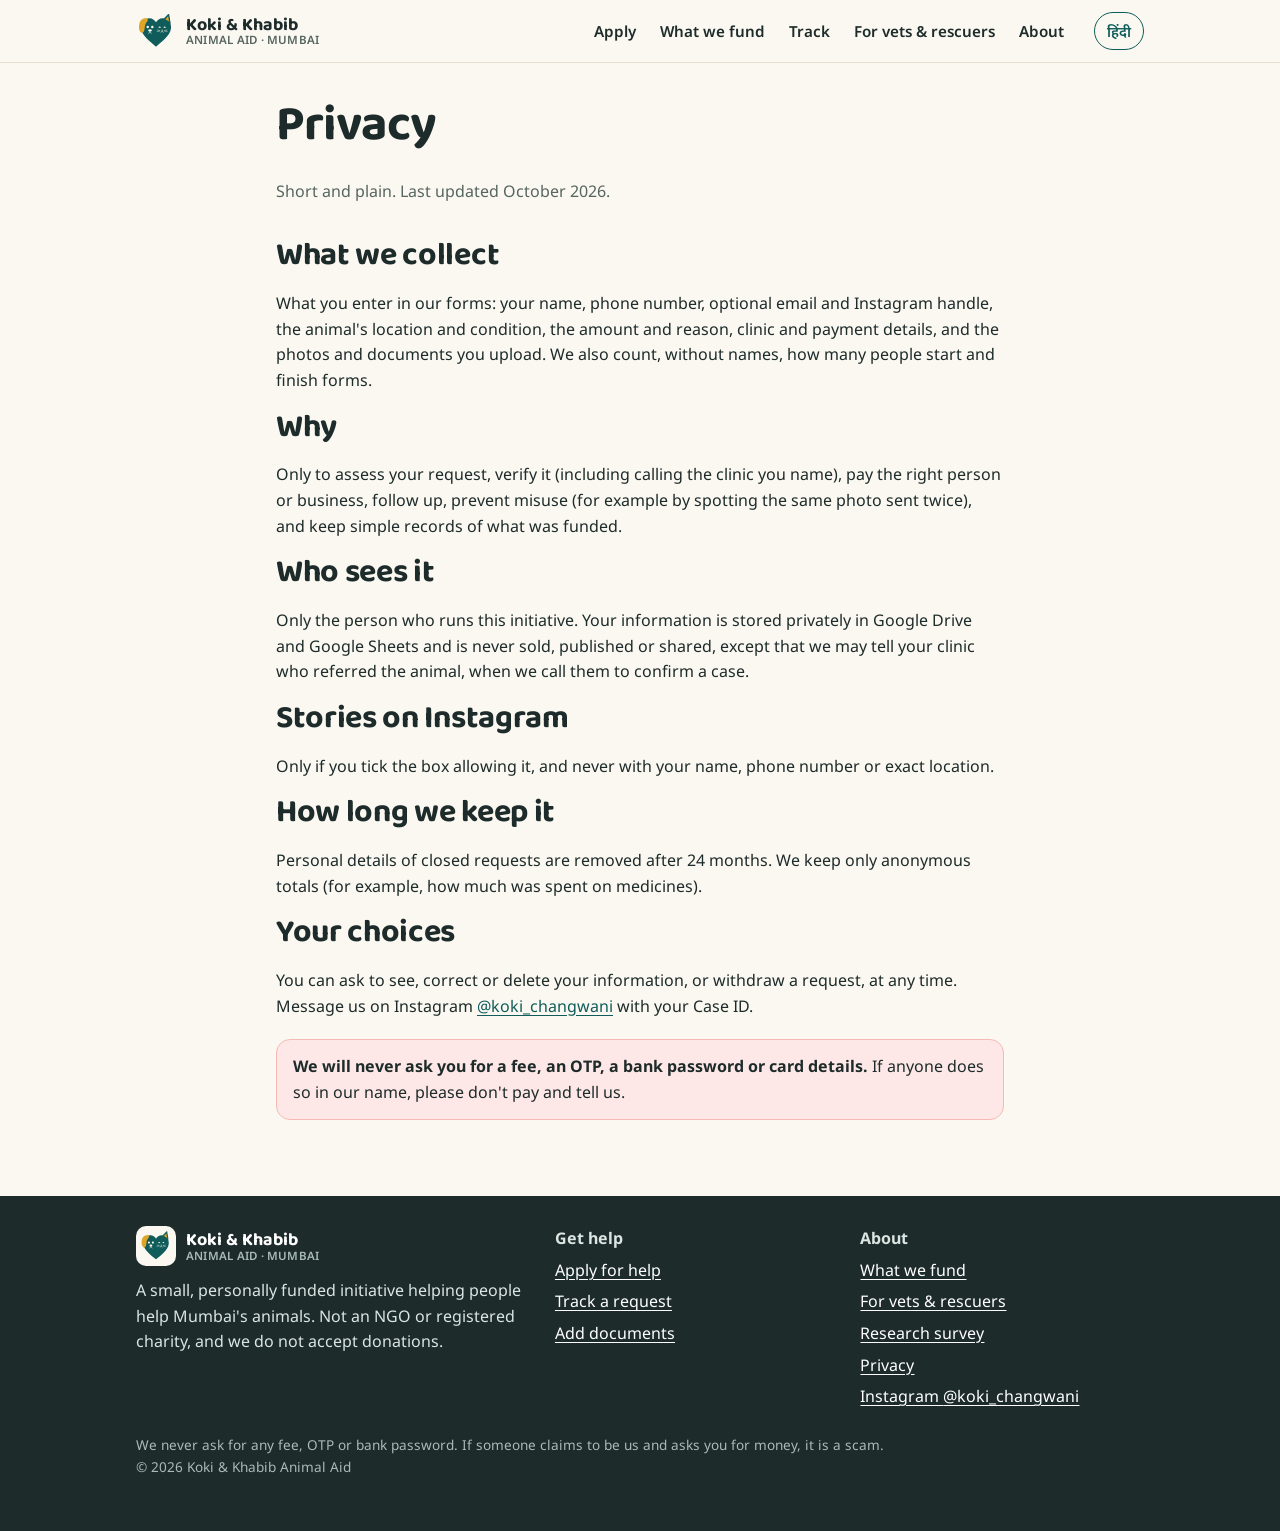
<file: privacy.html>
<!doctype html>
<html lang="en">
<head>
<meta charset="utf-8">
<meta name="viewport" content="width=device-width, initial-scale=1">
<title>Privacy · Koki &amp; Khabib Animal Aid</title>
<meta name="description" content="What Koki &amp; Khabib Animal Aid collects, why, who sees it, and how long it is kept.">
<meta name="theme-color" content="#0F5C5A">
<link rel="canonical" href="https://kokiandkhabib.github.io/privacy.html">
<link rel="icon" href="assets/img/logo-mark.svg" type="image/svg+xml">
<link rel="icon" href="assets/img/favicon-64.png" type="image/png" sizes="64x64">
<link rel="apple-touch-icon" href="assets/img/apple-touch-icon.png">
<meta property="og:type" content="website">
<meta property="og:title" content="Privacy">
<meta property="og:description" content="What Koki &amp; Khabib Animal Aid collects, why, who sees it, and how long it is kept.">
<meta property="og:image" content="https://kokiandkhabib.github.io/assets/img/og-image.png">
<meta property="og:url" content="https://kokiandkhabib.github.io/privacy.html">
<meta name="twitter:card" content="summary_large_image">
<link rel="preconnect" href="https://fonts.googleapis.com">
<link rel="preconnect" href="https://fonts.gstatic.com" crossorigin>
<link rel="stylesheet" href="https://fonts.googleapis.com/css2?family=Baloo+2:wght@600;700&family=Noto+Sans:wght@400;600;700&family=Noto+Sans+Devanagari:wght@400;600;700&display=swap">
<link rel="stylesheet" href="assets/css/site.css?v=1.0.0">
<script>try{var l=new URLSearchParams(location.search).get('lang')||localStorage.getItem('kk_lang');if(l==='hi')document.documentElement.lang='hi'}catch(e){}</script>
</head>
<body>
<a class="skip" href="#main"><span data-l="en">Skip to content</span><span data-l="hi">सामग्री पर जाएँ</span></a>
<header class="site-head">
  <div class="wrap">
    <a class="logo" href="index.html"><img src="assets/img/logo-mark.svg" alt="" width="40" height="40"><span>Koki &amp; Khabib<small>ANIMAL AID · MUMBAI</small></span></a>
    <nav class="nav" aria-label="Main"><a href="apply.html"><span data-l="en">Apply</span><span data-l="hi">आवेदन</span></a><a href="eligibility.html"><span data-l="en">What we fund</span><span data-l="hi">हम क्या देते हैं</span></a><a href="track.html"><span data-l="en">Track</span><span data-l="hi">स्थिति</span></a><a href="partners.html"><span data-l="en">For vets &amp; rescuers</span><span data-l="hi">डॉक्टर और रेस्क्यूअर</span></a><a href="about.html"><span data-l="en">About</span><span data-l="hi">हमारे बारे में</span></a></nav>
    <div class="head-actions">
      <button class="lang-btn" type="button" data-lang-btn>हिंदी</button>
      <button class="menu-btn" type="button" aria-expanded="false" aria-controls="mnav" aria-label="Menu"><span></span><span></span><span></span></button>
    </div>
  </div>
  <nav class="mobile-nav" id="mnav" aria-label="Menu"><a href="index.html"><span data-l="en">Home</span><span data-l="hi">होम</span></a><a href="apply.html"><span data-l="en">Apply</span><span data-l="hi">आवेदन</span></a><a href="eligibility.html"><span data-l="en">What we fund</span><span data-l="hi">हम क्या देते हैं</span></a><a href="track.html"><span data-l="en">Track</span><span data-l="hi">स्थिति</span></a><a href="partners.html"><span data-l="en">For vets &amp; rescuers</span><span data-l="hi">डॉक्टर और रेस्क्यूअर</span></a><a href="about.html"><span data-l="en">About</span><span data-l="hi">हमारे बारे में</span></a><a href="followup.html"><span data-l="en">Add documents</span><span data-l="hi">दस्तावेज़ जोड़ें</span></a><a href="survey.html"><span data-l="en">Research survey</span><span data-l="hi">रिसर्च सर्वे</span></a><a href="privacy.html"><span data-l="en">Privacy</span><span data-l="hi">प्राइवेसी</span></a></nav>
</header>
<main id="main">
<section class="page-head">
  <div class="wrap narrow">
    <h1><span data-l="en">Privacy</span><span data-l="hi">प्राइवेसी</span></h1>
    <p><span data-l="en">Short and plain. Last updated October 2026.</span><span data-l="hi">छोटी और सीधी बातें। आख़िरी बार अक्टूबर 2026 में अपडेट किया गया।</span></p>
  </div>
</section>
<section class="section" style="padding-top:8px">
  <div class="wrap narrow">
    <h2><span data-l="en">What we collect</span><span data-l="hi">हम क्या जानकारी लेते हैं</span></h2>
    <p><span data-l="en">What you enter in our forms: your name, phone number, optional email and Instagram handle, the animal's location and condition, the amount and reason, clinic and payment details, and the photos and documents you upload. We also count, without names, how many people start and finish forms.</span><span data-l="hi">जो आप हमारे फ़ॉर्म में भरते हैं: आपका नाम, फ़ोन नंबर, वैकल्पिक ईमेल और Instagram हैंडल, जानवर की जगह और हालत, राशि और कारण, क्लिनिक और भुगतान की जानकारी, और आपकी अपलोड की गई फ़ोटो व दस्तावेज़। हम बिना नाम के यह भी गिनते हैं कि कितने लोग फ़ॉर्म शुरू और पूरा करते हैं।</span></p>
    <h2><span data-l="en">Why</span><span data-l="hi">क्यों</span></h2>
    <p><span data-l="en">Only to assess your request, verify it (including calling the clinic you name), pay the right person or business, follow up, prevent misuse (for example by spotting the same photo sent twice), and keep simple records of what was funded.</span><span data-l="hi">केवल आपके अनुरोध का आकलन करने, उसकी पुष्टि करने (आपके बताए क्लिनिक को फ़ोन करने सहित), सही व्यक्ति या दुकान को भुगतान करने, फ़ॉलो-अप करने, दुरुपयोग रोकने (जैसे एक ही फ़ोटो दो बार भेजे जाने को पहचानने), और जो मदद दी गई उसका सरल रिकॉर्ड रखने के लिए।</span></p>
    <h2><span data-l="en">Who sees it</span><span data-l="hi">इसे कौन देखता है</span></h2>
    <p><span data-l="en">Only the person who runs this initiative. Your information is stored privately in Google Drive and Google Sheets and is never sold, published or shared, except that we may tell your clinic who referred the animal, when we call them to confirm a case.</span><span data-l="hi">केवल वह व्यक्ति जो यह पहल चलाता है। आपकी जानकारी Google Drive और Google Sheets में निजी रूप से रखी जाती है और कभी बेची, प्रकाशित या साझा नहीं की जाती, सिवाय इसके कि केस की पुष्टि के लिए क्लिनिक को फ़ोन करते समय हम बता सकते हैं कि जानवर को किसने भेजा।</span></p>
    <h2><span data-l="en">Stories on Instagram</span><span data-l="hi">Instagram पर कहानियाँ</span></h2>
    <p><span data-l="en">Only if you tick the box allowing it, and never with your name, phone number or exact location.</span><span data-l="hi">केवल तभी जब आप इसकी अनुमति वाला बॉक्स चुनें, और कभी भी आपके नाम, फ़ोन नंबर या सटीक जगह के साथ नहीं।</span></p>
    <h2><span data-l="en">How long we keep it</span><span data-l="hi">हम इसे कब तक रखते हैं</span></h2>
    <p><span data-l="en">Personal details of closed requests are removed after 24 months. We keep only anonymous totals (for example, how much was spent on medicines).</span><span data-l="hi">बंद हो चुके अनुरोधों की निजी जानकारी 24 महीने बाद हटा दी जाती है। हम केवल बिना नाम वाले कुल आँकड़े रखते हैं (जैसे दवाइयों पर कितना खर्च हुआ)।</span></p>
    <h2><span data-l="en">Your choices</span><span data-l="hi">आपके अधिकार</span></h2>
    <p><span data-l="en">You can ask to see, correct or delete your information, or withdraw a request, at any time. Message us on Instagram <a data-ig href="https://instagram.com/koki_changwani" rel="noopener"><span data-ig-text>@koki_changwani</span></a> with your Case ID.</span><span data-l="hi">आप कभी भी अपनी जानकारी देखने, सुधारने या हटाने, या अनुरोध वापस लेने के लिए कह सकते हैं। अपने केस ID के साथ हमें Instagram पर <a data-ig href="https://instagram.com/koki_changwani" rel="noopener"><span data-ig-text>@koki_changwani</span></a> संदेश भेजें।</span></p>
    <div class="notice red" style="margin-top:20px"><p><span data-l="en"><b>We will never ask you for a fee, an OTP, a bank password or card details.</b> If anyone does so in our name, please don't pay and tell us.</span><span data-l="hi"><b>हम आपसे कभी कोई फ़ीस, OTP, बैंक पासवर्ड या कार्ड की जानकारी नहीं माँगेंगे।</b> अगर कोई हमारे नाम पर ऐसा करे, तो भुगतान न करें और हमें बताएँ।</span></p></div>
  </div>
</section>
</main>
<footer class="site-foot">
  <div class="wrap">
    <div class="cols">
      <div>
        <a class="logo" href="index.html" style="color:#fff"><img src="assets/img/logo-mark.svg" alt="" width="40" height="40" style="background:#fbf8f2;border-radius:10px;padding:3px"><span>Koki &amp; Khabib<small style="color:#a9bbb6">ANIMAL AID · MUMBAI</small></span></a>
        <p style="margin-top:12px"><span data-l="en">A small, personally funded initiative helping people help Mumbai's animals. Not an NGO or registered charity, and we do not accept donations.</span><span data-l="hi">एक छोटी, निजी रूप से चलने वाली पहल जो मुंबई के जानवरों की मदद करने वालों की मदद करती है। यह कोई NGO या पंजीकृत चैरिटी नहीं है, और हम दान स्वीकार नहीं करते।</span></p>
      </div>
      <div><b><span data-l="en">Get help</span><span data-l="hi">मदद पाएँ</span></b><ul>
        <li><a href="apply.html"><span data-l="en">Apply for help</span><span data-l="hi">मदद के लिए आवेदन</span></a></li>
        <li><a href="track.html"><span data-l="en">Track a request</span><span data-l="hi">अनुरोध की स्थिति</span></a></li><li><a href="followup.html"><span data-l="en">Add documents</span><span data-l="hi">दस्तावेज़ जोड़ें</span></a></li></ul></div>
      <div><b><span data-l="en">About</span><span data-l="hi">जानकारी</span></b><ul>
        <li><a href="eligibility.html"><span data-l="en">What we fund</span><span data-l="hi">हम क्या देते हैं</span></a></li><li><a href="partners.html"><span data-l="en">For vets &amp; rescuers</span><span data-l="hi">डॉक्टर और रेस्क्यूअर के लिए</span></a></li>
        <li><a href="survey.html"><span data-l="en">Research survey</span><span data-l="hi">रिसर्च सर्वे</span></a></li><li><a href="privacy.html"><span data-l="en">Privacy</span><span data-l="hi">प्राइवेसी</span></a></li>
        <li><a data-ig href="https://instagram.com/koki_changwani" rel="noopener">Instagram <span data-ig-text>@koki_changwani</span></a></li></ul></div>
    </div>
    <p class="fine"><span data-l="en">We never ask for any fee, OTP or bank password. If someone claims to be us and asks you for money, it is a scam.</span><span data-l="hi">हम कभी कोई फ़ीस, OTP या बैंक पासवर्ड नहीं माँगते। अगर कोई हमारा नाम लेकर पैसे माँगे, तो वह धोखा है।</span><br>© <span data-year>2026</span> Koki &amp; Khabib Animal Aid</p>
  </div>
</footer>
<script src="assets/js/config.js?v=1.0.0"></script>
<script src="assets/js/kk.js?v=1.0.0"></script>

</body>
</html>
</file>
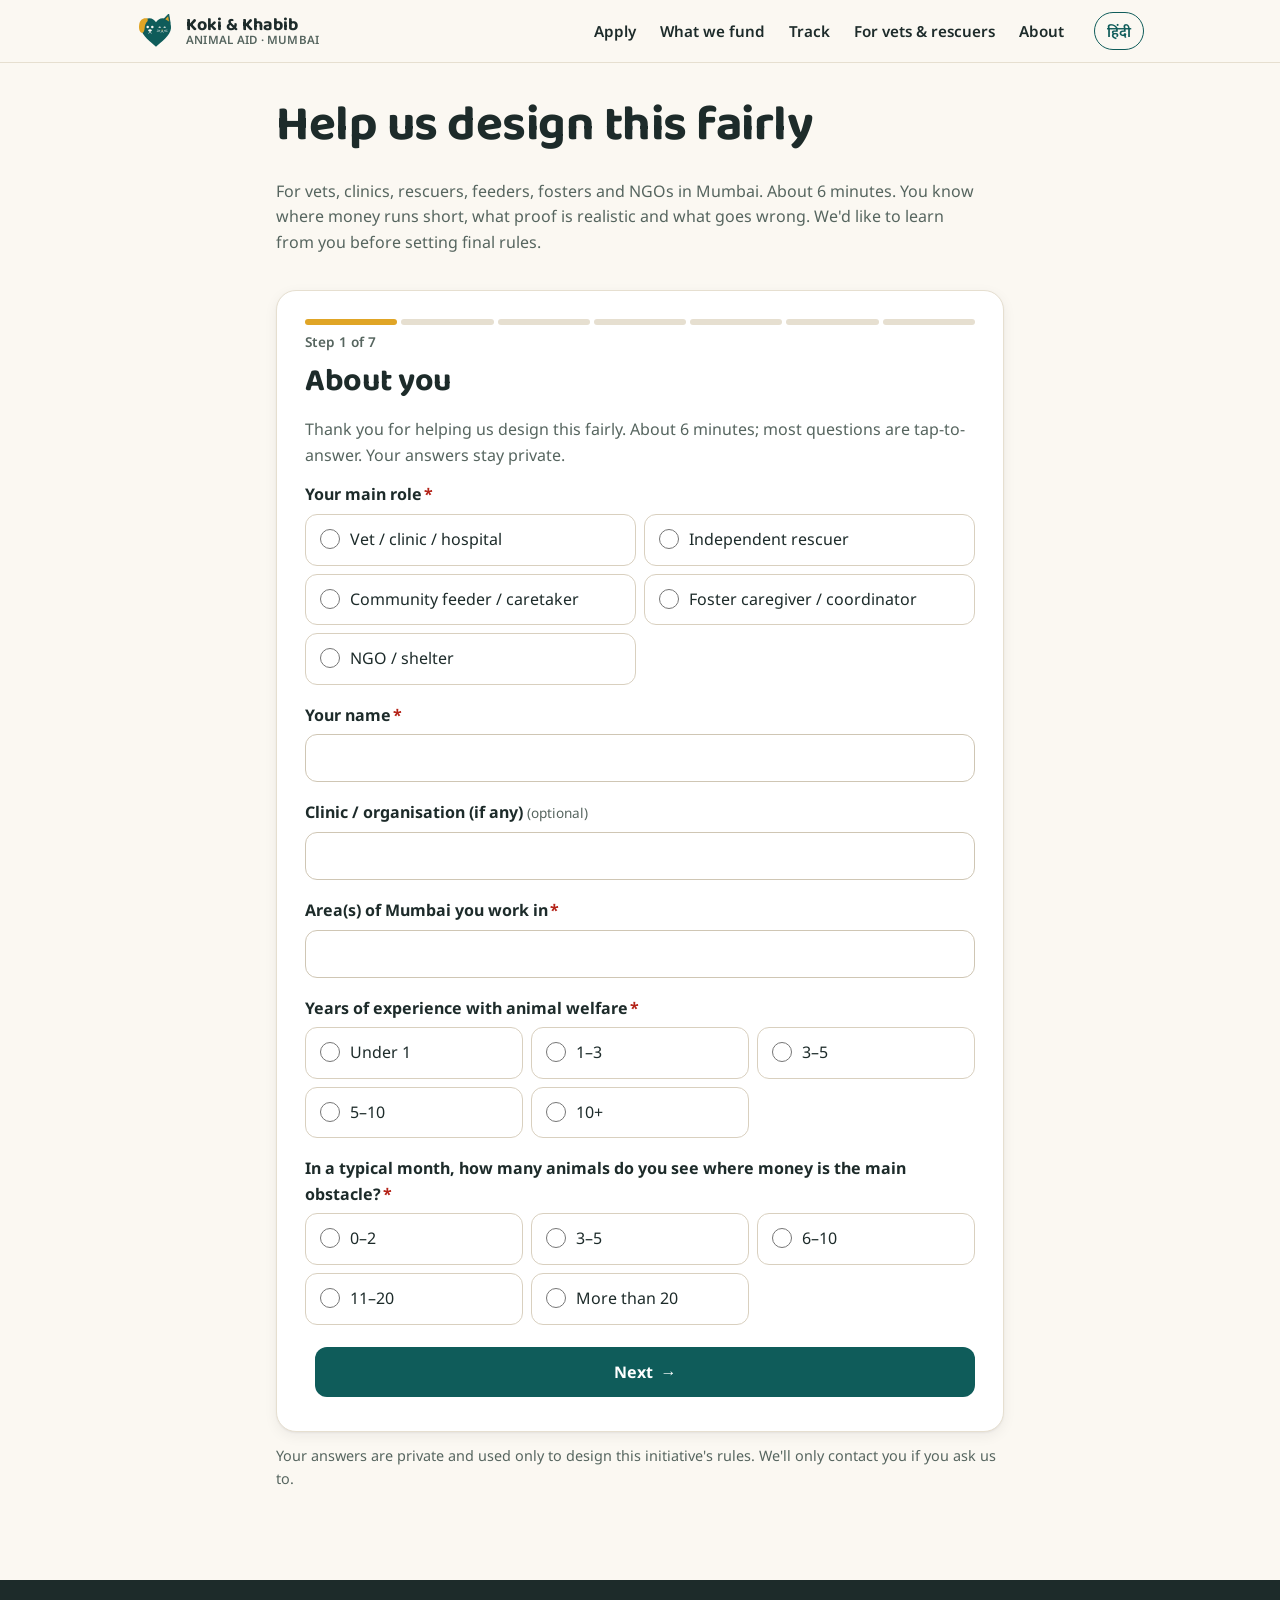
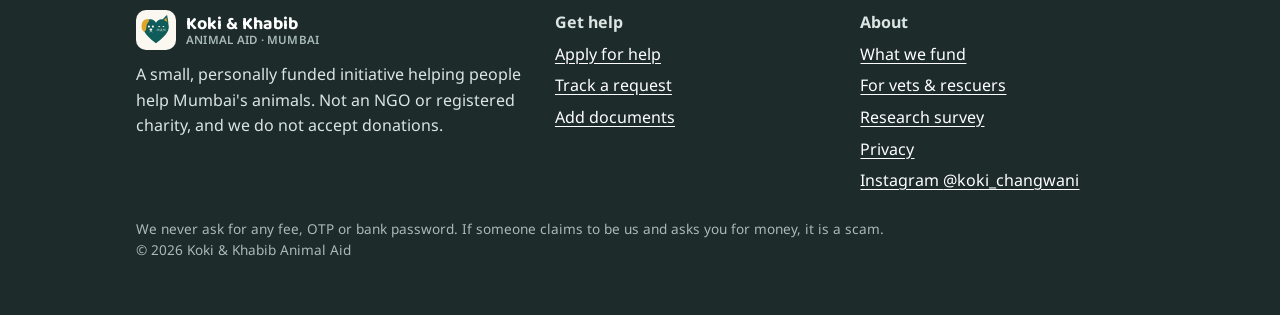
<file: survey.html>
<!doctype html>
<html lang="en">
<head>
<meta charset="utf-8">
<meta name="viewport" content="width=device-width, initial-scale=1">
<title>Research survey for vets &amp; rescuers · Koki &amp; Khabib Animal Aid</title>
<meta name="description" content="A 6-minute survey for Mumbai vets, rescuers, feeders, fosters and NGOs to shape a small, fair animal-aid fund.">
<meta name="theme-color" content="#0F5C5A">
<link rel="canonical" href="https://kokiandkhabib.github.io/survey.html">
<link rel="icon" href="assets/img/logo-mark.svg" type="image/svg+xml">
<link rel="icon" href="assets/img/favicon-64.png" type="image/png" sizes="64x64">
<link rel="apple-touch-icon" href="assets/img/apple-touch-icon.png">
<meta property="og:type" content="website">
<meta property="og:title" content="Research survey for vets &amp; rescuers">
<meta property="og:description" content="A 6-minute survey for Mumbai vets, rescuers, feeders, fosters and NGOs to shape a small, fair animal-aid fund.">
<meta property="og:image" content="https://kokiandkhabib.github.io/assets/img/og-image.png">
<meta property="og:url" content="https://kokiandkhabib.github.io/survey.html">
<meta name="twitter:card" content="summary_large_image">
<link rel="preconnect" href="https://fonts.googleapis.com">
<link rel="preconnect" href="https://fonts.gstatic.com" crossorigin>
<link rel="stylesheet" href="https://fonts.googleapis.com/css2?family=Baloo+2:wght@600;700&family=Noto+Sans:wght@400;600;700&family=Noto+Sans+Devanagari:wght@400;600;700&display=swap">
<link rel="stylesheet" href="assets/css/site.css?v=1.0.0">
<script>try{var l=new URLSearchParams(location.search).get('lang')||localStorage.getItem('kk_lang');if(l==='hi')document.documentElement.lang='hi'}catch(e){}</script>
</head>
<body>
<a class="skip" href="#main"><span data-l="en">Skip to content</span><span data-l="hi">सामग्री पर जाएँ</span></a>
<header class="site-head">
  <div class="wrap">
    <a class="logo" href="index.html"><img src="assets/img/logo-mark.svg" alt="" width="40" height="40"><span>Koki &amp; Khabib<small>ANIMAL AID · MUMBAI</small></span></a>
    <nav class="nav" aria-label="Main"><a href="apply.html"><span data-l="en">Apply</span><span data-l="hi">आवेदन</span></a><a href="eligibility.html"><span data-l="en">What we fund</span><span data-l="hi">हम क्या देते हैं</span></a><a href="track.html"><span data-l="en">Track</span><span data-l="hi">स्थिति</span></a><a href="partners.html"><span data-l="en">For vets &amp; rescuers</span><span data-l="hi">डॉक्टर और रेस्क्यूअर</span></a><a href="about.html"><span data-l="en">About</span><span data-l="hi">हमारे बारे में</span></a></nav>
    <div class="head-actions">
      <button class="lang-btn" type="button" data-lang-btn>हिंदी</button>
      <button class="menu-btn" type="button" aria-expanded="false" aria-controls="mnav" aria-label="Menu"><span></span><span></span><span></span></button>
    </div>
  </div>
  <nav class="mobile-nav" id="mnav" aria-label="Menu"><a href="index.html"><span data-l="en">Home</span><span data-l="hi">होम</span></a><a href="apply.html"><span data-l="en">Apply</span><span data-l="hi">आवेदन</span></a><a href="eligibility.html"><span data-l="en">What we fund</span><span data-l="hi">हम क्या देते हैं</span></a><a href="track.html"><span data-l="en">Track</span><span data-l="hi">स्थिति</span></a><a href="partners.html"><span data-l="en">For vets &amp; rescuers</span><span data-l="hi">डॉक्टर और रेस्क्यूअर</span></a><a href="about.html"><span data-l="en">About</span><span data-l="hi">हमारे बारे में</span></a><a href="followup.html"><span data-l="en">Add documents</span><span data-l="hi">दस्तावेज़ जोड़ें</span></a><a href="survey.html"><span data-l="en">Research survey</span><span data-l="hi">रिसर्च सर्वे</span></a><a href="privacy.html"><span data-l="en">Privacy</span><span data-l="hi">प्राइवेसी</span></a></nav>
</header>
<main id="main">
<section class="page-head">
  <div class="wrap narrow">
    <h1><span data-l="en">Help us design this fairly</span><span data-l="hi">इसे सही ढंग से बनाने में हमारी मदद करें</span></h1>
    <p><span data-l="en">For vets, clinics, rescuers, feeders, fosters and NGOs in Mumbai. About 6 minutes. You know where money runs short, what proof is realistic and what goes wrong. We'd like to learn from you before setting final rules.</span><span data-l="hi">मुंबई के डॉक्टरों, क्लिनिक, रेस्क्यूअर, फ़ीडर, फ़ॉस्टर और NGO के लिए। लगभग 6 मिनट। आप जानते हैं कि पैसा कहाँ कम पड़ता है, कौन-सा सबूत व्यावहारिक है और क्या ग़लत होता है। अंतिम नियम बनाने से पहले हम आपसे सीखना चाहते हैं।</span></p>
  </div>
</section>
<section class="section" style="padding-top:8px">
  <div class="wrap narrow"><div class="form-shell" id="survey-form"></div>
  <p class="small muted" style="margin-top:12px"><span data-l="en">Your answers are private and used only to design this initiative's rules. We'll only contact you if you ask us to.</span><span data-l="hi">आपके जवाब निजी हैं और केवल इस पहल के नियम बनाने में इस्तेमाल होंगे। आप कहेंगे तभी हम संपर्क करेंगे।</span></p></div>
</section>
</main>
<footer class="site-foot">
  <div class="wrap">
    <div class="cols">
      <div>
        <a class="logo" href="index.html" style="color:#fff"><img src="assets/img/logo-mark.svg" alt="" width="40" height="40" style="background:#fbf8f2;border-radius:10px;padding:3px"><span>Koki &amp; Khabib<small style="color:#a9bbb6">ANIMAL AID · MUMBAI</small></span></a>
        <p style="margin-top:12px"><span data-l="en">A small, personally funded initiative helping people help Mumbai's animals. Not an NGO or registered charity, and we do not accept donations.</span><span data-l="hi">एक छोटी, निजी रूप से चलने वाली पहल जो मुंबई के जानवरों की मदद करने वालों की मदद करती है। यह कोई NGO या पंजीकृत चैरिटी नहीं है, और हम दान स्वीकार नहीं करते।</span></p>
      </div>
      <div><b><span data-l="en">Get help</span><span data-l="hi">मदद पाएँ</span></b><ul>
        <li><a href="apply.html"><span data-l="en">Apply for help</span><span data-l="hi">मदद के लिए आवेदन</span></a></li>
        <li><a href="track.html"><span data-l="en">Track a request</span><span data-l="hi">अनुरोध की स्थिति</span></a></li><li><a href="followup.html"><span data-l="en">Add documents</span><span data-l="hi">दस्तावेज़ जोड़ें</span></a></li></ul></div>
      <div><b><span data-l="en">About</span><span data-l="hi">जानकारी</span></b><ul>
        <li><a href="eligibility.html"><span data-l="en">What we fund</span><span data-l="hi">हम क्या देते हैं</span></a></li><li><a href="partners.html"><span data-l="en">For vets &amp; rescuers</span><span data-l="hi">डॉक्टर और रेस्क्यूअर के लिए</span></a></li>
        <li><a href="survey.html"><span data-l="en">Research survey</span><span data-l="hi">रिसर्च सर्वे</span></a></li><li><a href="privacy.html"><span data-l="en">Privacy</span><span data-l="hi">प्राइवेसी</span></a></li>
        <li><a data-ig href="https://instagram.com/koki_changwani" rel="noopener">Instagram <span data-ig-text>@koki_changwani</span></a></li></ul></div>
    </div>
    <p class="fine"><span data-l="en">We never ask for any fee, OTP or bank password. If someone claims to be us and asks you for money, it is a scam.</span><span data-l="hi">हम कभी कोई फ़ीस, OTP या बैंक पासवर्ड नहीं माँगते। अगर कोई हमारा नाम लेकर पैसे माँगे, तो वह धोखा है।</span><br>© <span data-year>2026</span> Koki &amp; Khabib Animal Aid</p>
  </div>
</footer>
<script src="assets/js/config.js?v=1.0.0"></script>
<script src="assets/js/kk.js?v=1.0.0"></script>
<script src="assets/js/media.js?v=1.0.0"></script>
<script src="assets/js/forms.js?v=1.0.0"></script>
<script src="assets/js/survey.js?v=1.0.0"></script>
<script>KK.bootSurvey();</script>
</body>
</html>
</file>
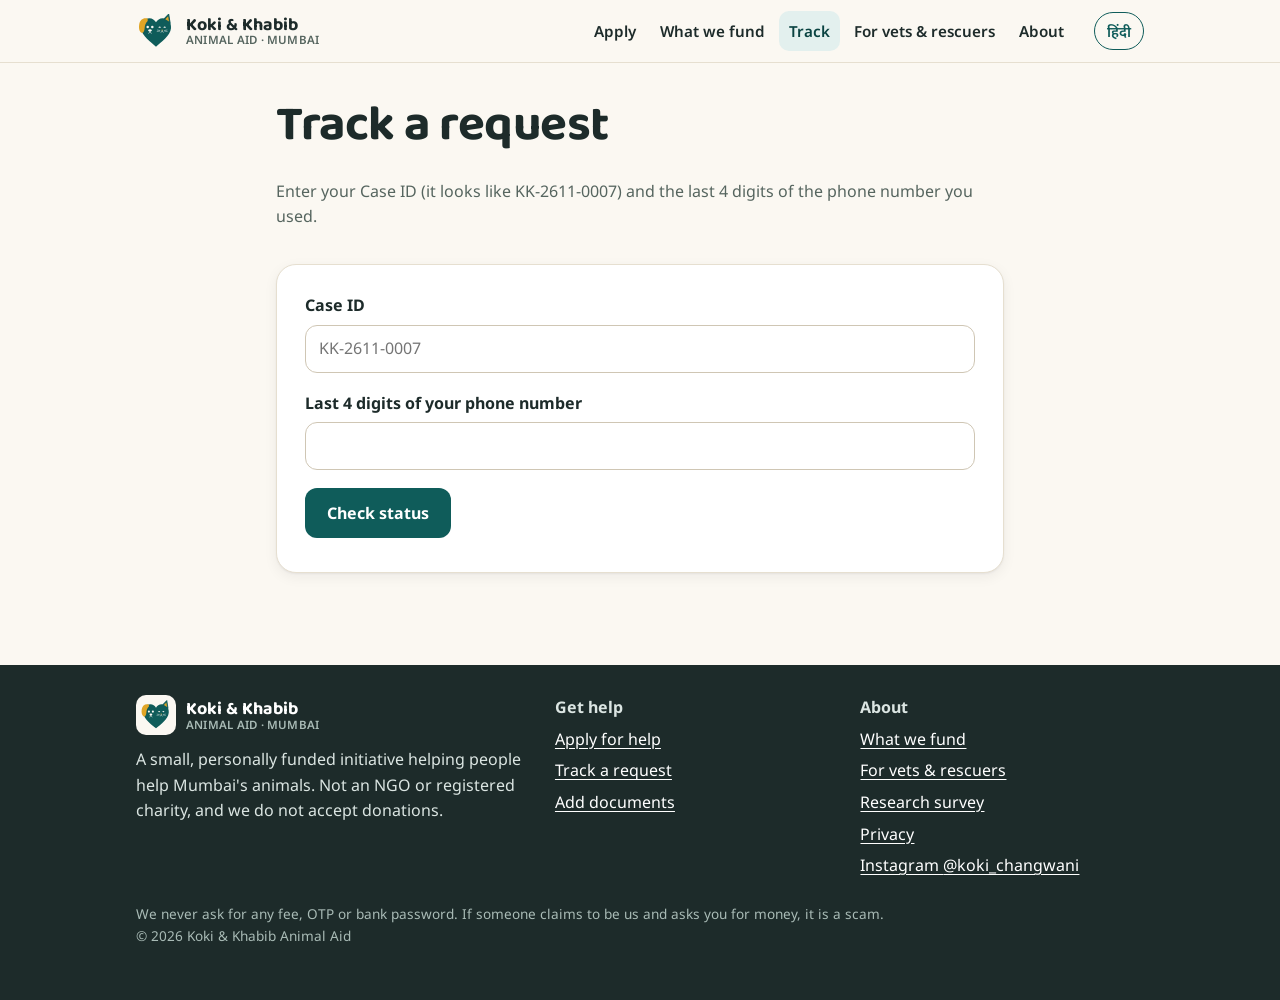
<file: track.html>
<!doctype html>
<html lang="en">
<head>
<meta charset="utf-8">
<meta name="viewport" content="width=device-width, initial-scale=1">
<title>Track a request · Koki &amp; Khabib Animal Aid</title>
<meta name="description" content="Check the status of your Koki &amp; Khabib Animal Aid request with your Case ID.">
<meta name="theme-color" content="#0F5C5A">
<link rel="canonical" href="https://kokiandkhabib.github.io/track.html">
<link rel="icon" href="assets/img/logo-mark.svg" type="image/svg+xml">
<link rel="icon" href="assets/img/favicon-64.png" type="image/png" sizes="64x64">
<link rel="apple-touch-icon" href="assets/img/apple-touch-icon.png">
<meta property="og:type" content="website">
<meta property="og:title" content="Track a request">
<meta property="og:description" content="Check the status of your Koki &amp; Khabib Animal Aid request with your Case ID.">
<meta property="og:image" content="https://kokiandkhabib.github.io/assets/img/og-image.png">
<meta property="og:url" content="https://kokiandkhabib.github.io/track.html">
<meta name="twitter:card" content="summary_large_image">
<meta name="robots" content="noindex">
<link rel="preconnect" href="https://fonts.googleapis.com">
<link rel="preconnect" href="https://fonts.gstatic.com" crossorigin>
<link rel="stylesheet" href="https://fonts.googleapis.com/css2?family=Baloo+2:wght@600;700&family=Noto+Sans:wght@400;600;700&family=Noto+Sans+Devanagari:wght@400;600;700&display=swap">
<link rel="stylesheet" href="assets/css/site.css?v=1.0.0">
<script>try{var l=new URLSearchParams(location.search).get('lang')||localStorage.getItem('kk_lang');if(l==='hi')document.documentElement.lang='hi'}catch(e){}</script>
</head>
<body>
<a class="skip" href="#main"><span data-l="en">Skip to content</span><span data-l="hi">सामग्री पर जाएँ</span></a>
<header class="site-head">
  <div class="wrap">
    <a class="logo" href="index.html"><img src="assets/img/logo-mark.svg" alt="" width="40" height="40"><span>Koki &amp; Khabib<small>ANIMAL AID · MUMBAI</small></span></a>
    <nav class="nav" aria-label="Main"><a href="apply.html"><span data-l="en">Apply</span><span data-l="hi">आवेदन</span></a><a href="eligibility.html"><span data-l="en">What we fund</span><span data-l="hi">हम क्या देते हैं</span></a><a href="track.html"><span data-l="en">Track</span><span data-l="hi">स्थिति</span></a><a href="partners.html"><span data-l="en">For vets &amp; rescuers</span><span data-l="hi">डॉक्टर और रेस्क्यूअर</span></a><a href="about.html"><span data-l="en">About</span><span data-l="hi">हमारे बारे में</span></a></nav>
    <div class="head-actions">
      <button class="lang-btn" type="button" data-lang-btn>हिंदी</button>
      <button class="menu-btn" type="button" aria-expanded="false" aria-controls="mnav" aria-label="Menu"><span></span><span></span><span></span></button>
    </div>
  </div>
  <nav class="mobile-nav" id="mnav" aria-label="Menu"><a href="index.html"><span data-l="en">Home</span><span data-l="hi">होम</span></a><a href="apply.html"><span data-l="en">Apply</span><span data-l="hi">आवेदन</span></a><a href="eligibility.html"><span data-l="en">What we fund</span><span data-l="hi">हम क्या देते हैं</span></a><a href="track.html"><span data-l="en">Track</span><span data-l="hi">स्थिति</span></a><a href="partners.html"><span data-l="en">For vets &amp; rescuers</span><span data-l="hi">डॉक्टर और रेस्क्यूअर</span></a><a href="about.html"><span data-l="en">About</span><span data-l="hi">हमारे बारे में</span></a><a href="followup.html"><span data-l="en">Add documents</span><span data-l="hi">दस्तावेज़ जोड़ें</span></a><a href="survey.html"><span data-l="en">Research survey</span><span data-l="hi">रिसर्च सर्वे</span></a><a href="privacy.html"><span data-l="en">Privacy</span><span data-l="hi">प्राइवेसी</span></a></nav>
</header>
<main id="main">
<section class="page-head">
  <div class="wrap narrow">
    <h1><span data-l="en">Track a request</span><span data-l="hi">अनुरोध की स्थिति</span></h1>
    <p><span data-l="en">Enter your Case ID (it looks like KK-2611-0007) and the last 4 digits of the phone number you used.</span><span data-l="hi">अपना केस ID (जैसे KK-2611-0007) और जिस फ़ोन नंबर से आवेदन किया था उसके आख़िरी 4 अंक लिखें।</span></p>
  </div>
</section>
<section class="section" style="padding-top:8px"><div class="wrap narrow" id="track"></div></section>
</main>
<footer class="site-foot">
  <div class="wrap">
    <div class="cols">
      <div>
        <a class="logo" href="index.html" style="color:#fff"><img src="assets/img/logo-mark.svg" alt="" width="40" height="40" style="background:#fbf8f2;border-radius:10px;padding:3px"><span>Koki &amp; Khabib<small style="color:#a9bbb6">ANIMAL AID · MUMBAI</small></span></a>
        <p style="margin-top:12px"><span data-l="en">A small, personally funded initiative helping people help Mumbai's animals. Not an NGO or registered charity, and we do not accept donations.</span><span data-l="hi">एक छोटी, निजी रूप से चलने वाली पहल जो मुंबई के जानवरों की मदद करने वालों की मदद करती है। यह कोई NGO या पंजीकृत चैरिटी नहीं है, और हम दान स्वीकार नहीं करते।</span></p>
      </div>
      <div><b><span data-l="en">Get help</span><span data-l="hi">मदद पाएँ</span></b><ul>
        <li><a href="apply.html"><span data-l="en">Apply for help</span><span data-l="hi">मदद के लिए आवेदन</span></a></li>
        <li><a href="track.html"><span data-l="en">Track a request</span><span data-l="hi">अनुरोध की स्थिति</span></a></li><li><a href="followup.html"><span data-l="en">Add documents</span><span data-l="hi">दस्तावेज़ जोड़ें</span></a></li></ul></div>
      <div><b><span data-l="en">About</span><span data-l="hi">जानकारी</span></b><ul>
        <li><a href="eligibility.html"><span data-l="en">What we fund</span><span data-l="hi">हम क्या देते हैं</span></a></li><li><a href="partners.html"><span data-l="en">For vets &amp; rescuers</span><span data-l="hi">डॉक्टर और रेस्क्यूअर के लिए</span></a></li>
        <li><a href="survey.html"><span data-l="en">Research survey</span><span data-l="hi">रिसर्च सर्वे</span></a></li><li><a href="privacy.html"><span data-l="en">Privacy</span><span data-l="hi">प्राइवेसी</span></a></li>
        <li><a data-ig href="https://instagram.com/koki_changwani" rel="noopener">Instagram <span data-ig-text>@koki_changwani</span></a></li></ul></div>
    </div>
    <p class="fine"><span data-l="en">We never ask for any fee, OTP or bank password. If someone claims to be us and asks you for money, it is a scam.</span><span data-l="hi">हम कभी कोई फ़ीस, OTP या बैंक पासवर्ड नहीं माँगते। अगर कोई हमारा नाम लेकर पैसे माँगे, तो वह धोखा है।</span><br>© <span data-year>2026</span> Koki &amp; Khabib Animal Aid</p>
  </div>
</footer>
<script src="assets/js/config.js?v=1.0.0"></script>
<script src="assets/js/kk.js?v=1.0.0"></script>
<script src="assets/js/media.js?v=1.0.0"></script>
<script src="assets/js/forms.js?v=1.0.0"></script>
<script src="assets/js/apply.js?v=1.0.0"></script>
<script src="assets/js/pages.js?v=1.0.0"></script>
<script>KK.bootTrack();</script>
</body>
</html>
</file>
<file: assets/css/site.css>
/* Koki & Khabib Animal Aid: site styles. Mobile-first, no framework. */
:root {
  --teal: #0f5c5a; --teal-dark: #0a4341; --teal-soft: #e3f0ee;
  --gold: #e0a526; --gold-soft: #fbf1da;
  --cream: #fbf8f2; --card: #ffffff; --ink: #1d2b2a; --muted: #56655f; --line: #e6dfd0;
  --red: #b42318; --red-soft: #fde8e7; --amber: #8a4b06; --amber-soft: #fef0c7; --green: #067647; --green-soft: #dcfae6;
  --radius: 16px; --shadow: 0 1px 2px rgba(16, 24, 40, .05), 0 4px 14px rgba(16, 24, 40, .06);
  --font: "Noto Sans", "Noto Sans Devanagari", -apple-system, BlinkMacSystemFont, "Segoe UI", Roboto, Arial, sans-serif;
  --display: "Baloo 2", "Noto Sans Devanagari", var(--font);
}
* { box-sizing: border-box; }
html { -webkit-text-size-adjust: 100%; }
body { margin: 0; background: var(--cream); color: var(--ink); font: 16px/1.6 var(--font); }
html[lang="hi"] body { font-size: 17px; }
img, svg { max-width: 100%; height: auto; }
a { color: var(--teal); text-underline-offset: 3px; }
a:hover { color: var(--teal-dark); }
h1, h2, h3 { font-family: var(--display); line-height: 1.15; margin: 0 0 .5em; color: var(--ink); letter-spacing: -.01em; }
h1 { font-size: clamp(2rem, 6vw, 3.1rem); }
h2 { font-size: clamp(1.45rem, 4vw, 2rem); }
h3 { font-size: 1.2rem; }
p { margin: 0 0 1em; }
:focus-visible { outline: 3px solid var(--gold); outline-offset: 2px; border-radius: 6px; }
.skip { position: absolute; left: -999px; top: 0; background: var(--ink); color: #fff; padding: 8px 12px; z-index: 50; }
.skip:focus { left: 8px; }

/* language switching: content carries both languages */
html[lang="hi"] [data-l="en"], html:not([lang="hi"]) [data-l="hi"] { display: none !important; }

.wrap { max-width: 1040px; margin: 0 auto; padding: 0 16px; }
.narrow { max-width: 760px; }

/* header */
.site-head { position: sticky; top: 0; z-index: 20; background: rgba(251, 248, 242, .94); backdrop-filter: saturate(1.4) blur(8px); border-bottom: 1px solid var(--line); }
.site-head .wrap { display: flex; align-items: center; gap: 12px; min-height: 62px; }
.logo { display: flex; align-items: center; gap: 10px; text-decoration: none; color: var(--ink); font-family: var(--display); font-weight: 700; font-size: 1.12rem; line-height: 1.05; }
.logo img { width: 40px; height: 40px; }
.logo small { display: block; font-family: var(--font); font-weight: 600; font-size: .72rem; color: var(--muted); letter-spacing: .02em; }
.nav { display: none; gap: 4px; margin-left: auto; }
.nav a { text-decoration: none; color: var(--ink); padding: 8px 10px; border-radius: 10px; font-weight: 600; font-size: .95rem; }
.nav a:hover, .nav a[aria-current="page"] { background: var(--teal-soft); color: var(--teal-dark); }
.head-actions { margin-left: auto; display: flex; gap: 8px; align-items: center; }
.lang-btn { border: 1.5px solid var(--teal); background: transparent; color: var(--teal); border-radius: 999px; padding: 6px 12px; font: 600 .9rem var(--font); cursor: pointer; min-height: 38px; }
.menu-btn { border: 0; background: transparent; padding: 8px; cursor: pointer; min-width: 44px; min-height: 44px; }
.menu-btn span { display: block; width: 22px; height: 2px; background: var(--ink); margin: 5px auto; border-radius: 2px; }
.mobile-nav { display: none; border-top: 1px solid var(--line); background: var(--cream); }
.mobile-nav.open { display: block; }
.mobile-nav a { display: block; padding: 13px 16px; text-decoration: none; color: var(--ink); font-weight: 600; border-bottom: 1px solid var(--line); }
@media (min-width: 900px) {
  .nav { display: flex; }
  .head-actions { margin-left: 8px; }
  .menu-btn, .mobile-nav { display: none !important; }
}

/* buttons */
.btn { display: inline-flex; align-items: center; justify-content: center; gap: 8px; min-height: 48px; padding: 12px 20px; border-radius: 12px; border: 2px solid transparent;
  font: 700 1rem var(--font); text-decoration: none; cursor: pointer; transition: transform .08s ease, background .15s ease; }
.btn:active { transform: translateY(1px); }
.btn-primary { background: var(--teal); color: #fff; }
.btn-primary:hover { background: var(--teal-dark); color: #fff; }
.btn-gold { background: var(--gold); color: #2b1d00; }
.btn-gold:hover { background: #cf951b; color: #2b1d00; }
.btn-ghost { background: transparent; border-color: var(--teal); color: var(--teal); }
.btn-danger { background: var(--red); color: #fff; }
.btn-danger:hover { background: #8f1c13; color: #fff; }
.btn[disabled] { opacity: .55; cursor: not-allowed; }
.btn-row { display: flex; gap: 10px; flex-wrap: wrap; }

/* hero */
.hero { padding: 40px 0 24px; }
.hero .wrap { display: grid; gap: 24px; align-items: center; }
.hero-mark { width: 150px; justify-self: start; }
.lead { font-size: 1.15rem; color: #34433f; max-width: 40em; }
@media (min-width: 820px) {
  .hero { padding: 64px 0 40px; }
  .hero .wrap { grid-template-columns: 1.4fr .8fr; }
  .hero-mark { width: 280px; justify-self: center; order: 2; }
}
.status { display: inline-flex; align-items: center; gap: 8px; padding: 6px 12px; border-radius: 999px; font-weight: 700; font-size: .92rem; background: var(--teal-soft); color: var(--teal-dark); margin-bottom: 14px; }
.status::before { content: ""; width: 9px; height: 9px; border-radius: 50%; background: currentColor; }
.status.limited { background: var(--amber-soft); color: var(--amber); }
.status.paused { background: var(--red-soft); color: var(--red); }
.status.unknown { display: none; }

/* sections & cards */
.section { padding: 36px 0; }
.section.alt { background: #f4efe3; }
.cards { display: grid; gap: 14px; grid-template-columns: 1fr; }
@media (min-width: 640px) { .cards { grid-template-columns: repeat(2, 1fr); } }
@media (min-width: 960px) { .cards.three { grid-template-columns: repeat(3, 1fr); } }
.card { background: var(--card); border: 1px solid var(--line); border-radius: var(--radius); padding: 20px; box-shadow: var(--shadow); }
.card h3 { margin-bottom: .35em; }
.card p:last-child { margin-bottom: 0; }
.icon { width: 44px; height: 44px; border-radius: 12px; display: grid; place-items: center; background: var(--gold-soft); font-size: 22px; margin-bottom: 10px; }
.steps { counter-reset: s; display: grid; gap: 14px; }
@media (min-width: 760px) { .steps { grid-template-columns: repeat(3, 1fr); } }
.steps .card { position: relative; padding-top: 46px; }
.steps .card::before { counter-increment: s; content: counter(s); position: absolute; top: 14px; left: 20px; width: 28px; height: 28px; border-radius: 50%; background: var(--teal); color: #fff; font-weight: 700; display: grid; place-items: center; font-size: .9rem; }
.notice { border-radius: 14px; padding: 14px 16px; background: var(--gold-soft); border: 1px solid #f1d58f; }
.notice.red { background: var(--red-soft); border-color: #f6b9b3; }
.notice.teal { background: var(--teal-soft); border-color: #bfdcd8; }
.notice.green { background: var(--green-soft); border-color: #a6e9c0; }
.notice > :last-child { margin-bottom: 0; }
.check-list { list-style: none; padding: 0; margin: 0 0 1em; }
.check-list li { position: relative; padding-left: 28px; margin: 6px 0; }
.check-list li::before { content: "✓"; position: absolute; left: 0; top: 0; color: var(--teal); font-weight: 700; }
.x-list li::before { content: "✕"; color: var(--red); }
table.simple { width: 100%; border-collapse: collapse; background: var(--card); border-radius: 12px; overflow: hidden; font-size: .95rem; }
table.simple th, table.simple td { text-align: left; padding: 10px 12px; border-bottom: 1px solid var(--line); vertical-align: top; }
table.simple th { background: #f4efe3; }
.table-scroll { overflow-x: auto; -webkit-overflow-scrolling: touch; }
details.faq { background: var(--card); border: 1px solid var(--line); border-radius: 12px; padding: 0 16px; margin-bottom: 10px; }
details.faq summary { cursor: pointer; font-weight: 700; padding: 14px 0; list-style: none; }
details.faq summary::-webkit-details-marker { display: none; }
details.faq summary::after { content: "+"; float: right; color: var(--teal); font-size: 1.3rem; line-height: 1; }
details.faq[open] summary::after { content: "–"; }
details.faq > div { padding-bottom: 14px; }
.muted { color: var(--muted); }
.small { font-size: .9rem; }
.center { text-align: center; }
.page-head { padding: 34px 0 10px; }
.page-head p { color: var(--muted); max-width: 44em; }
.hidden { display: none !important; }

/* footer */
.site-foot { margin-top: 40px; padding: 30px 0 40px; background: var(--ink); color: #dbe5e2; }
.site-foot a { color: #fff; }
.site-foot .cols { display: grid; gap: 22px; }
@media (min-width: 760px) { .site-foot .cols { grid-template-columns: 1.4fr 1fr 1fr; } }
.site-foot ul { list-style: none; padding: 0; margin: 0; }
.site-foot li { margin: 6px 0; }
.site-foot .fine { font-size: .85rem; color: #a9bbb6; margin-top: 18px; }

/* forms */
.form-shell { background: var(--card); border: 1px solid var(--line); border-radius: 20px; box-shadow: var(--shadow); padding: 18px; }
@media (min-width: 640px) { .form-shell { padding: 28px; } }
.progress { display: flex; gap: 4px; margin: 0 0 6px; }
.progress span { flex: 1; height: 6px; border-radius: 3px; background: var(--line); }
.progress span.done { background: var(--teal); }
.progress span.now { background: var(--gold); }
.step-label { font-size: .85rem; color: var(--muted); font-weight: 600; margin-bottom: 12px; }
.field { margin: 0 0 18px; }
.field > label, .field > .label { display: block; font-weight: 700; margin-bottom: 6px; }
.field .help { font-size: .9rem; color: var(--muted); margin: -2px 0 8px; }
.req { color: var(--red); margin-left: 2px; }
.opt { color: var(--muted); font-weight: 400; font-size: .85rem; margin-left: 4px; }
input[type="text"], input[type="tel"], input[type="email"], input[type="number"], input[type="search"], select, textarea {
  width: 100%; min-height: 48px; padding: 11px 13px; border: 1.5px solid #cfc6b4; border-radius: 12px; background: #fff; color: var(--ink); font: 16px/1.4 var(--font);
}
textarea { min-height: 110px; resize: vertical; }
input:focus, select:focus, textarea:focus { border-color: var(--teal); outline: 3px solid rgba(15, 92, 90, .18); }
.field.invalid input, .field.invalid select, .field.invalid textarea, .field.invalid .choices { border-color: var(--red); }
.error { color: var(--red); font-size: .9rem; margin-top: 6px; font-weight: 600; }
.choices { display: grid; gap: 8px; grid-template-columns: 1fr; border-radius: 12px; }
@media (min-width: 560px) { .choices.cols2 { grid-template-columns: 1fr 1fr; } .choices.cols3 { grid-template-columns: 1fr 1fr 1fr; } }
.choice { position: relative; display: flex; gap: 10px; align-items: flex-start; padding: 12px 14px; border: 1.5px solid #d9d0bf; border-radius: 12px; background: #fff; cursor: pointer; min-height: 48px; }
.choice:hover { border-color: var(--teal); }
.choice input { width: 20px; height: 20px; margin: 2px 0 0; flex: none; accent-color: var(--teal); }
.choice.on { border-color: var(--teal); background: var(--teal-soft); }
.choice .ci { font-size: 1.25rem; line-height: 1; }
.choice .cdesc { display: block; font-size: .85rem; color: var(--muted); font-weight: 400; }
.form-nav { display: flex; gap: 10px; justify-content: space-between; margin-top: 22px; flex-wrap: wrap; }
.form-nav .btn { flex: 1 1 140px; }
.hp { position: absolute !important; left: -5000px !important; width: 1px; height: 1px; overflow: hidden; }
.draft-note { font-size: .9rem; margin-bottom: 14px; }
.review dl { display: grid; grid-template-columns: 1fr; gap: 2px 14px; margin: 0 0 14px; }
@media (min-width: 560px) { .review dl { grid-template-columns: 38% 1fr; } }
.review dt { color: var(--muted); font-size: .9rem; }
.review dd { margin: 0 0 8px; font-weight: 600; word-break: break-word; }
.review h3 { margin-top: 10px; }

/* uploads */
.upload { border: 2px dashed #cfc6b4; border-radius: 14px; padding: 14px; background: #fffdf8; }
.upload.invalid { border-color: var(--red); }
.upload .pick { display: flex; flex-wrap: wrap; gap: 8px; }
.thumbs { display: grid; grid-template-columns: repeat(auto-fill, minmax(92px, 1fr)); gap: 8px; margin-top: 10px; }
.thumb { position: relative; border-radius: 10px; overflow: hidden; background: var(--line); aspect-ratio: 1; display: grid; place-items: center; font-size: .75rem; text-align: center; color: var(--muted); }
.thumb img { width: 100%; height: 100%; object-fit: cover; }
.thumb button { position: absolute; top: 4px; right: 4px; width: 28px; height: 28px; border-radius: 50%; border: 0; background: rgba(0, 0, 0, .6); color: #fff; cursor: pointer; font-size: 14px; line-height: 1; }
.thumb .busy { position: absolute; inset: 0; background: rgba(255, 255, 255, .7); display: grid; place-items: center; font-weight: 700; color: var(--teal); }

/* submit progress */
.sending { text-align: center; padding: 26px 8px; }
.bar { height: 10px; border-radius: 5px; background: var(--line); overflow: hidden; margin: 16px 0 8px; }
.bar > i { display: block; height: 100%; width: 0; background: var(--teal); transition: width .3s ease; }
.done-box { text-align: center; padding: 10px 4px; }
.case-id { display: inline-block; font: 700 1.6rem/1.2 var(--display); letter-spacing: .04em; background: var(--gold-soft); border: 2px dashed var(--gold); border-radius: 14px; padding: 10px 18px; margin: 8px 0 14px; }
.status-card { border-left: 6px solid var(--teal); }
.status-card.warn { border-left-color: var(--gold); }
.status-card.bad { border-left-color: var(--red); }
.list-plain { padding-left: 1.1em; }
.vet-list { display: grid; gap: 10px; }
.vet { display: flex; gap: 12px; align-items: flex-start; justify-content: space-between; flex-wrap: wrap; }
.vet b { display: block; }
.pill { display: inline-block; padding: 2px 9px; border-radius: 999px; font-size: .78rem; font-weight: 700; background: var(--teal-soft); color: var(--teal-dark); }
.pill.red { background: var(--red-soft); color: var(--red); }
</file>
